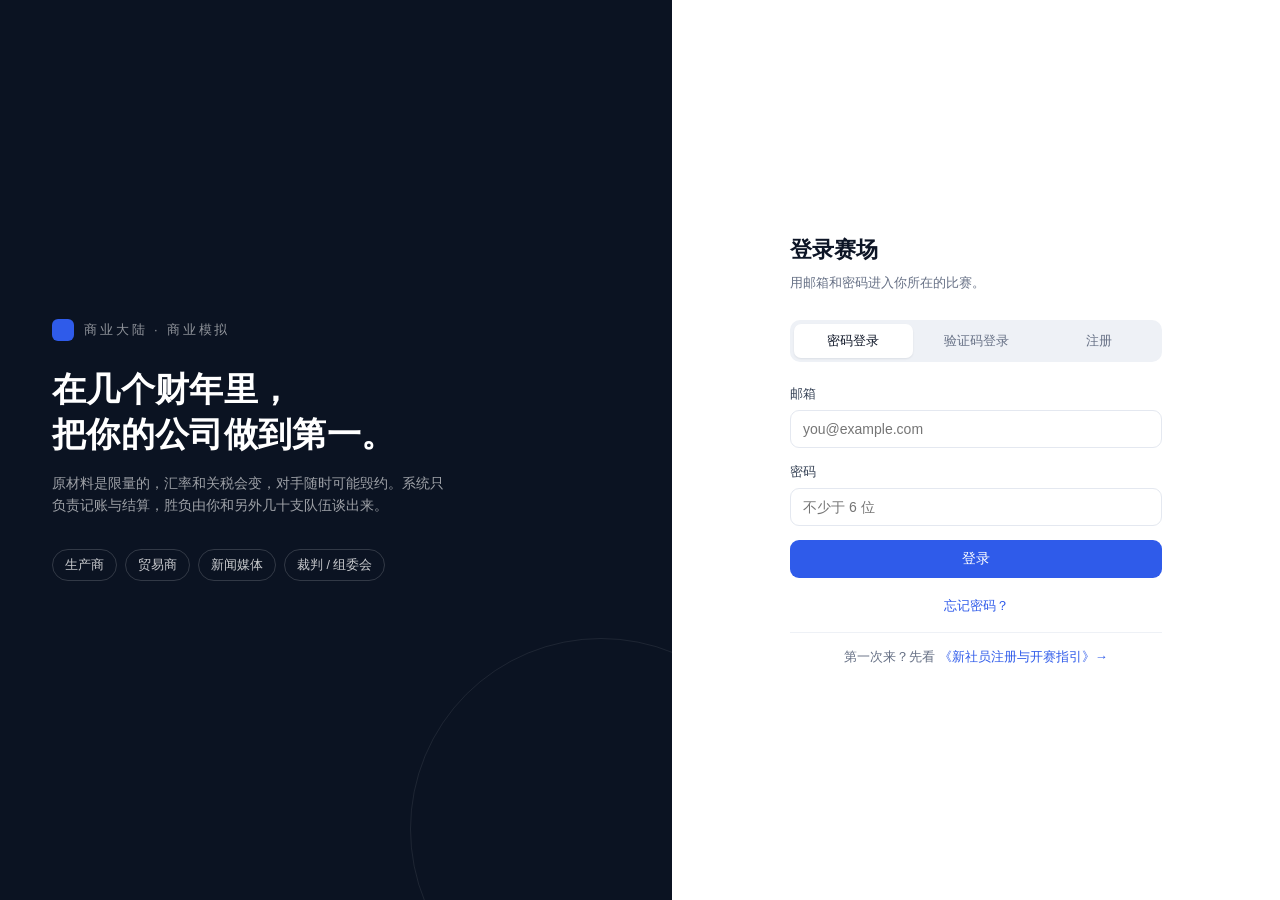
<file: index.html>
<!DOCTYPE html>
<html lang="zh-CN">
<head>
<meta charset="utf-8">
<meta name="viewport" content="width=device-width, initial-scale=1">
<meta name="theme-color" id="themeColor" content="#f4f6fa">
<title>商赛模拟系统 · 商业大陆</title>
<link rel="stylesheet" href="styles.css?v=26">
<script>
// 尽早定主题，避免暗色模式下先闪一下白屏
(function () {
  try {
    var t = localStorage.getItem('bizsim.theme');
    if (t !== 'dark' && t !== 'light') {
      t = (window.matchMedia && window.matchMedia('(prefers-color-scheme: dark)').matches) ? 'dark' : 'light';
    }
    document.documentElement.setAttribute('data-theme', t);
    var m = document.querySelector('meta[name="theme-color"]');
  } catch (e) {}
})();
</script>
</head>
<body>

<div id="boot" class="boot">正在连接比赛服务器…</div>

<!-- ================= 认证 ================= -->
<div id="authView" class="auth-wrap hidden">
  <div class="auth-hero">
    <div class="mark"><i></i>商业大陆 · 商业模拟</div>
    <h1>在几个财年里，<br>把你的公司做到第一。</h1>
    <p>原材料是限量的，汇率和关税会变，对手随时可能毁约。系统只负责记账与结算，胜负由你和另外几十支队伍谈出来。</p>
    <div class="auth-roles">
      <span>生产商</span><span>贸易商</span><span>新闻媒体</span><span>裁判 / 组委会</span>
    </div>
  </div>
  <div class="auth-panel">
    <div class="auth-box">
      <h2 id="authTitle">登录赛场</h2>
      <p class="sub" id="authSub">用邮箱进入你所在的比赛。</p>

      <div class="tabs" id="authTabs">
        <button type="button" data-mode="password" class="on">密码登录</button>
        <button type="button" data-mode="otp">验证码登录</button>
        <button type="button" data-mode="signup">注册</button>
      </div>

      <form id="formPassword">
        <div class="field">
          <label for="pwEmail">邮箱</label>
          <input type="email" id="pwEmail" autocomplete="email" placeholder="you@example.com" required>
        </div>
        <div class="field">
          <label for="pwPassword">密码</label>
          <input type="password" id="pwPassword" autocomplete="current-password" placeholder="不少于 6 位" required>
        </div>
        <button class="btn primary block" type="submit" id="pwSubmit">登录</button>
        <div class="linkline"><a id="toForgot">忘记密码？</a></div>
      </form>

      <form id="formOtp" class="hidden">
        <div class="field">
          <label for="otpEmail">邮箱</label>
          <input type="email" id="otpEmail" autocomplete="email" placeholder="you@example.com" required>
        </div>
        <div class="field">
          <label for="otpCode">邮箱验证码</label>
          <div class="row-inline">
            <input id="otpCode" inputmode="numeric" autocomplete="one-time-code" placeholder="6 位数字" required>
            <button class="btn ghost" type="button" id="otpSend">获取验证码</button>
          </div>
        </div>
        <div class="field hidden" id="otpPwWrap">
          <label for="otpPassword">设置密码（新账号需要）</label>
          <input type="password" id="otpPassword" autocomplete="new-password" placeholder="不少于 6 位">
        </div>
        <button class="btn primary block" type="submit" id="otpSubmit">登录</button>
      </form>

      <form id="formSignup" class="hidden">
        <div class="field">
          <label for="suEmail">邮箱</label>
          <input type="email" id="suEmail" autocomplete="email" placeholder="you@example.com" required>
        </div>
        <div class="field">
          <label for="suCode">邮箱验证码</label>
          <div class="row-inline">
            <input id="suCode" inputmode="numeric" autocomplete="one-time-code" placeholder="6 位数字" required>
            <button class="btn ghost" type="button" id="suSend">获取验证码</button>
          </div>
        </div>
        <div class="field">
          <label for="suPassword">设置密码</label>
          <input type="password" id="suPassword" autocomplete="new-password" placeholder="不少于 6 位，用于下次登录" required>
        </div>
        <button class="btn primary block" type="submit" id="suSubmit">注册并进入</button>
      </form>

      <form id="formForgot" class="hidden">
        <div class="field">
          <label for="fgEmail">注册邮箱</label>
          <input type="email" id="fgEmail" autocomplete="email" placeholder="you@example.com" required>
        </div>
        <div class="field">
          <label for="fgCode">邮箱验证码</label>
          <input id="fgCode" inputmode="numeric" placeholder="6 位数字" required>
        </div>
        <div class="field">
          <label for="fgPassword">新密码</label>
          <input type="password" id="fgPassword" autocomplete="new-password" placeholder="不少于 6 位" required>
        </div>
        <button class="btn primary block" type="submit" id="fgSubmit">重置密码</button>
        <div class="linkline"><a id="backToLogin">返回登录</a></div>
      </form>

      <div class="auth-msg" id="authMsg"></div>

      <p class="guide-link">第一次来？先看 <a href="guide.html" target="_blank" rel="noopener">《新社员注册与开赛指引》→</a></p>
    </div>
  </div>
</div>

<!-- ================= 建档 ================= -->
<div id="setupView" class="hidden" style="max-width:760px;margin:0 auto;padding:56px 20px;">
  <div class="card">
    <h3>组建你的队伍</h3>
    <p class="hint">角色一经选定即代表你在本场比赛中的身份，请与裁判确认后再提交。提交后仍可修改，但会重置为初始资金。</p>
    <div class="field">
      <label for="setCompany">队伍 / 公司名称</label>
      <input id="setCompany" maxlength="24" placeholder="例如：北岭机械制造">
    </div>
    <div class="field">
      <label>选择角色</label>
      <div class="grid c2" id="roleCards"></div>
    </div>
    <div class="field hidden" id="judgeCodeWrap">
      <label for="setJudgeCode">管理口令</label>
      <input id="setJudgeCode" autocomplete="off" maxlength="40" placeholder="「政府 / 裁判」由组委会任命，请向裁判索取口令">
      <p class="hint" style="margin:6px 0 0;">这两个角色能审批研发、定价、调汇率、调控全场资金，因此不开放自助注册。</p>
    </div>
    <button class="btn primary" id="setSubmit" style="margin-top:8px;">确认并进入赛场</button>
    <p class="hint" style="margin-top:12px;">不确定选哪个角色？先看 <a href="guide.html" target="_blank" rel="noopener">《新社员注册与开赛指引》</a>。</p>
  </div>
</div>

<!-- ================= 主应用 ================= -->
<div id="appView" class="hidden">
  <div class="topbar">
    <div class="brand"><i></i>商业大陆<small>BIZ SIM</small></div>
    <div class="status-chips" id="statusChips"></div>
    <div class="who">
      <span class="tag" id="whoTag">—</span>
      <span id="whoName">—</span>
      <button class="icon-btn" id="btnTheme" title="切换到暗色模式" aria-label="切换到暗色模式">
        <svg class="ic-sun" viewBox="0 0 20 20" width="17" height="17" aria-hidden="true">
          <circle cx="10" cy="10" r="3.6" fill="none" stroke="currentColor" stroke-width="1.5"/>
          <path d="M10 1.6v2.2M10 16.2v2.2M1.6 10h2.2M16.2 10h2.2M4.1 4.1l1.6 1.6M14.3 14.3l1.6 1.6M15.9 4.1l-1.6 1.6M5.7 14.3l-1.6 1.6"
                fill="none" stroke="currentColor" stroke-width="1.5" stroke-linecap="round"/>
        </svg>
        <svg class="ic-moon" viewBox="0 0 20 20" width="17" height="17" aria-hidden="true">
          <path d="M16.4 12.3A6.9 6.9 0 0 1 7.7 3.6a7 7 0 1 0 8.7 8.7Z"
                fill="none" stroke="currentColor" stroke-width="1.5" stroke-linejoin="round"/>
        </svg>
      </button>
      <button class="icon-btn" id="btnUiPrefs" title="显示设置：指数条 / 新闻条的高度与滚动" aria-label="显示设置">
        <svg viewBox="0 0 24 24" width="17" height="17" aria-hidden="true">
          <path d="M19.14 12.94c.04-.3.06-.61.06-.94 0-.32-.02-.64-.07-.94l2.03-1.58a.49.49 0 0 0 .12-.61l-1.92-3.32a.49.49 0 0 0-.59-.22l-2.39.96a7.03 7.03 0 0 0-1.62-.94l-.36-2.54a.484.484 0 0 0-.48-.41h-3.84c-.24 0-.43.17-.47.41l-.36 2.54c-.59.24-1.13.57-1.62.94l-2.39-.96a.49.49 0 0 0-.59.22L2.74 8.87c-.12.21-.08.47.12.61l2.03 1.58c-.05.3-.09.63-.09.94s.02.64.07.94l-2.03 1.58a.49.49 0 0 0-.12.61l1.92 3.32c.12.22.37.29.59.22l2.39-.96c.5.38 1.03.7 1.62.94l.36 2.54c.05.24.24.41.48.41h3.84c.24 0 .44-.17.47-.41l.36-2.54c.59-.24 1.13-.56 1.62-.94l2.39.96c.22.08.47 0 .59-.22l1.92-3.32a.49.49 0 0 0-.12-.61l-2.01-1.58ZM12 15.6A3.6 3.6 0 1 1 12 8.4a3.6 3.6 0 0 1 0 7.2Z"
                fill="currentColor"/>
        </svg>
      </button>
      <button class="icon-btn" id="btnMail" title="站内邮箱" aria-label="站内邮箱">
        <svg viewBox="0 0 20 20" width="17" height="17" aria-hidden="true">
          <rect x="1.9" y="4.4" width="16.2" height="11.4" rx="1.4"
                fill="none" stroke="currentColor" stroke-width="1.4"/>
          <path d="M2.4 5.3 10 10.9l7.6-5.6"
                fill="none" stroke="currentColor" stroke-width="1.4"
                stroke-linecap="round" stroke-linejoin="round"/>
        </svg>
        <span class="badge hidden" id="mailBadge">0</span>
      </button>
      <button id="btnRefresh">刷新</button>
      <button id="btnSignOut">退出</button>
    </div>
  </div>
  <div class="idxbar" id="idxBar" aria-label="大盘指数">
    <div class="idx-view" id="idxView"><div class="idx-track" id="idxTrack"></div></div>
  </div>
  <div class="newsbar" id="newsBar" aria-label="最新消息">
    <div class="nb-tag"><i></i>商业新闻社<small>NEWS</small></div>
    <div class="nb-view" id="nbView"><div class="nb-track" id="nbTrack"></div></div>
    <div class="nb-more"><button data-act="goto" data-view="posts" title="打开公告板">全部公告 →</button></div>
  </div>
  <div id="previewBar" class="preview-bar hidden"></div>
  <!-- 显示设置面板（右上角小齿轮开关） -->
  <div class="uiprefs hidden" id="uiPrefs" role="dialog" aria-label="显示设置">
    <div class="up-hd">显示设置</div>
    <div class="up-row">
      <label for="upIdxH">指数条高度 <b id="upIdxHv">56px</b></label>
      <input type="range" id="upIdxH" min="44" max="100" step="2" value="56">
    </div>
    <div class="up-row">
      <label for="upNbH">新闻条高度 <b id="upNbHv">36px</b></label>
      <input type="range" id="upNbH" min="28" max="80" step="2" value="36">
    </div>
    <div class="up-row up-toggle">
      <label for="upIdxScroll">指数条滚动</label>
      <button type="button" class="up-sw on" id="upIdxScroll" role="switch" aria-checked="true" title="开关指数条滚动"><i></i></button>
    </div>
    <div class="up-row up-toggle">
      <label for="upNbScroll">新闻条滚动</label>
      <button type="button" class="up-sw on" id="upNbScroll" role="switch" aria-checked="true" title="开关新闻条滚动"><i></i></button>
    </div>
    <p class="up-tip">关闭滚动后可以按住左右拖动查看；设置会记在这台浏览器里。</p>
  </div>
  <div class="layout" id="layout">
    <div class="navwrap">
      <aside class="sidenav" id="nav"></aside>
      <div class="nav-grip" id="navGrip" role="button" tabindex="0"
           aria-label="收起或展开功能菜单" aria-expanded="true"
           title="单击收起 / 展开功能菜单 · 左右拖动可调整宽度"></div>
    </div>
    <main id="view"></main>
  </div>
</div>

<!-- ================= 交易大厅大屏（全屏投屏用） ================= -->
<div id="hallWrap" class="hall hidden" role="dialog" aria-modal="true" aria-label="交易大厅大屏"></div>

<div class="toast" id="toast"></div>

<!-- 云端 SDK 本地自托管（v0.1.4），不再依赖 jsdelivr CDN（大陆网络下 CDN 经常无法访问导致卡在连接页） -->
<script src="vendor/cloud-sdk.js?v=27"></script>
<script src="config.js"></script>
<script src="rulebook.js?v=30"></script>
<script src="app.js?v=34"></script>
<script src="egg.js?v=34"></script>
</body>
</html>
</file>
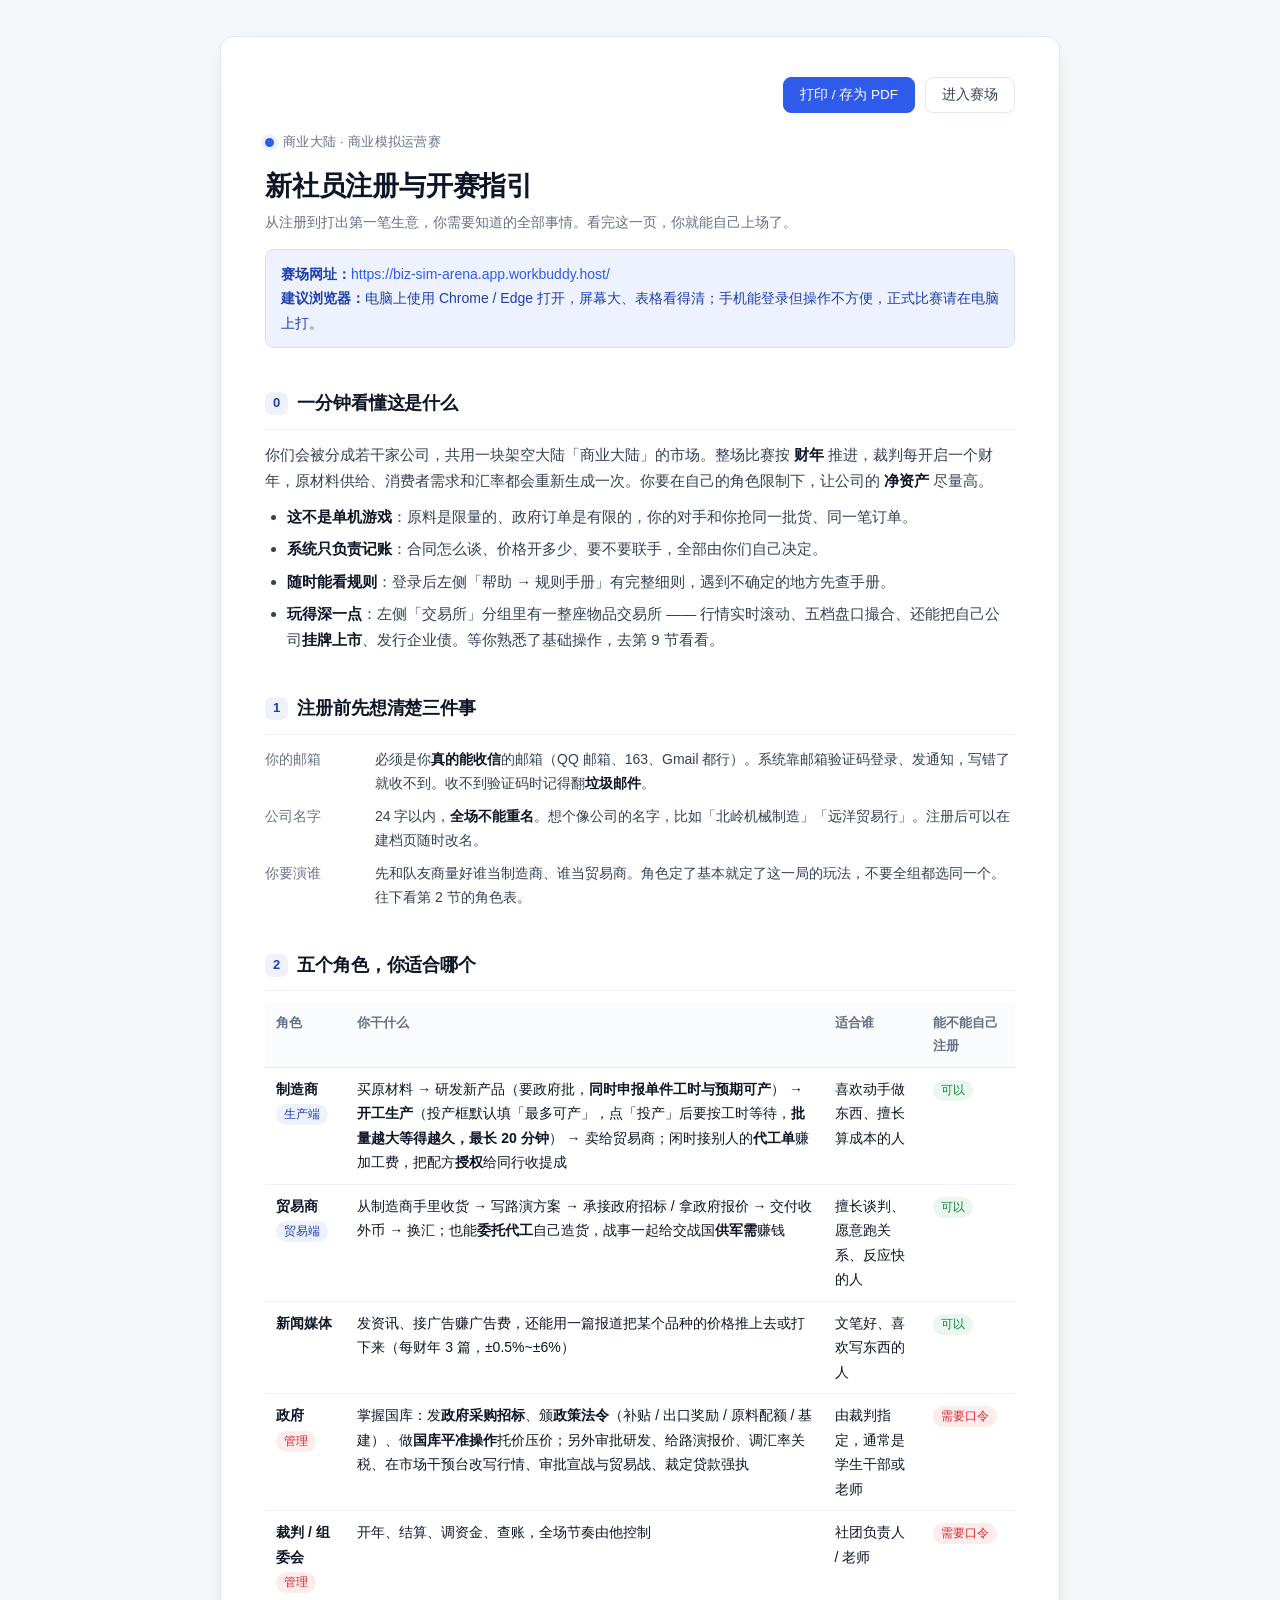
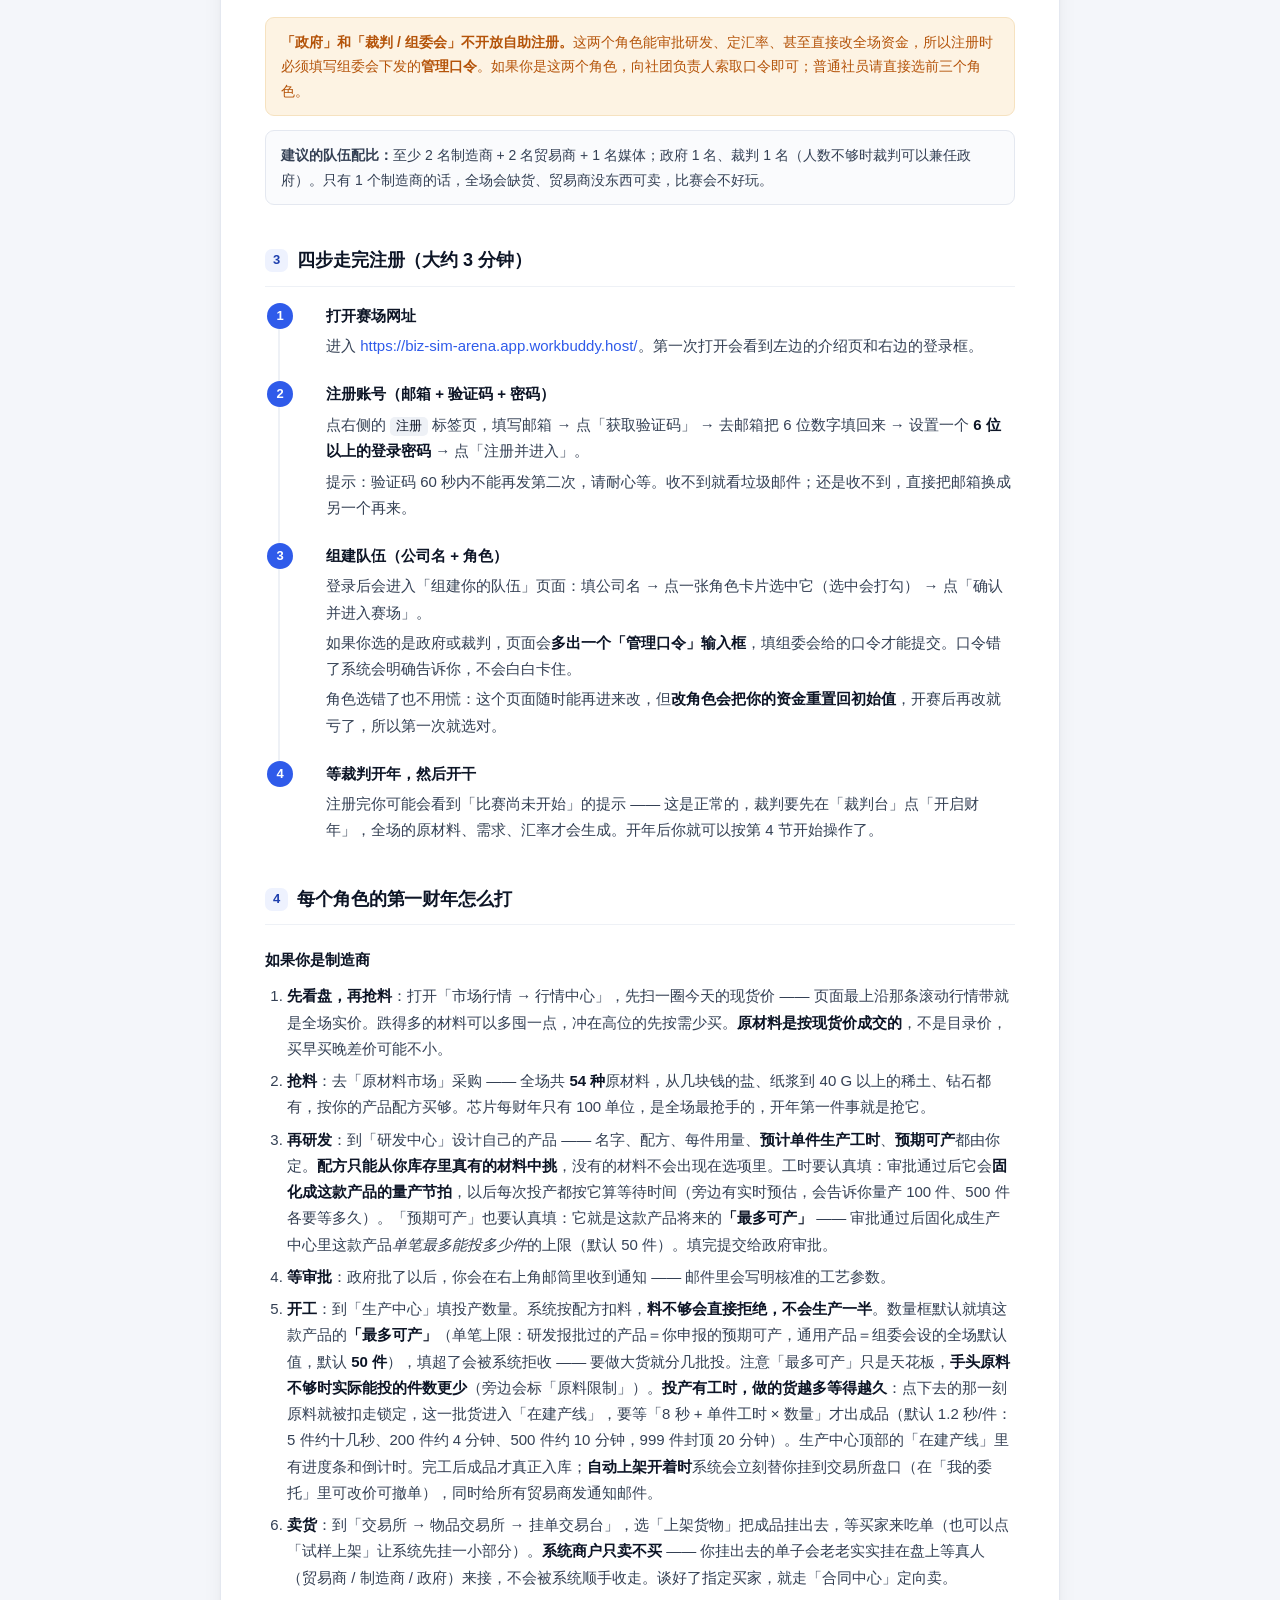
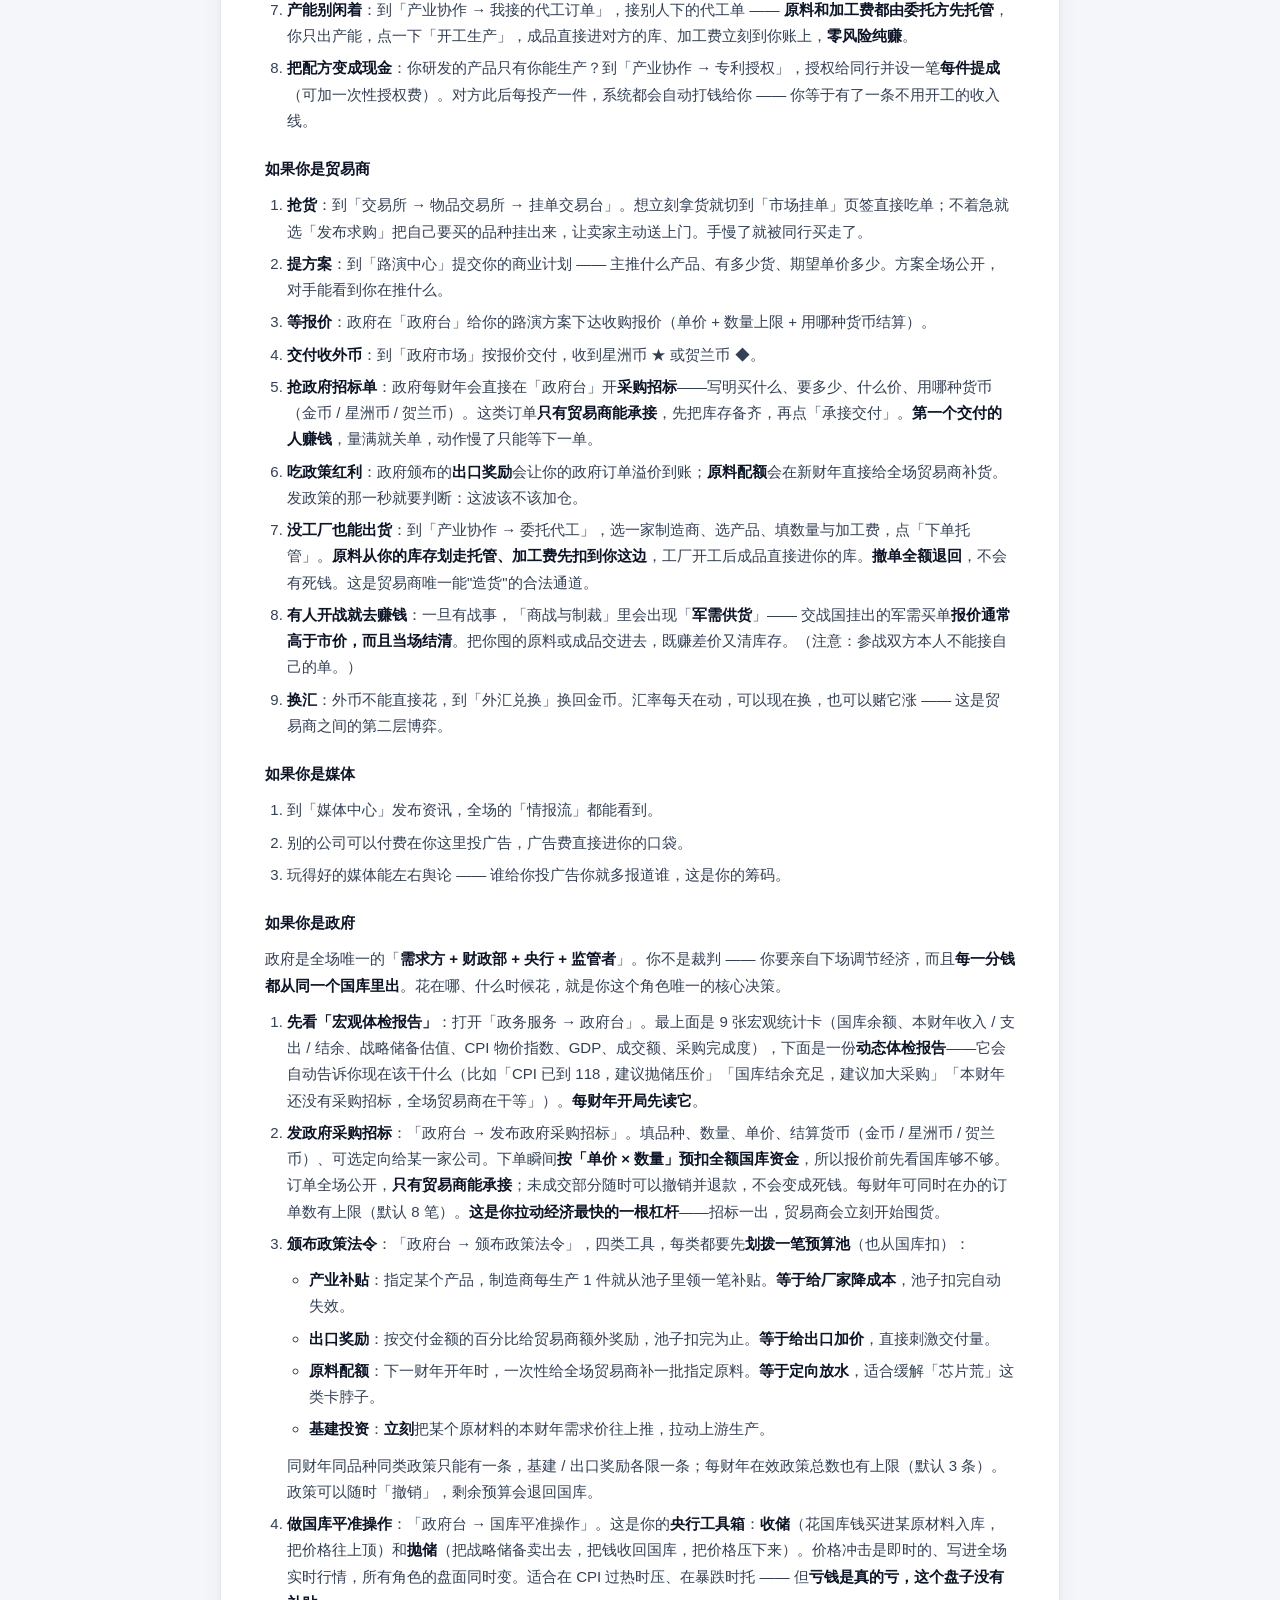
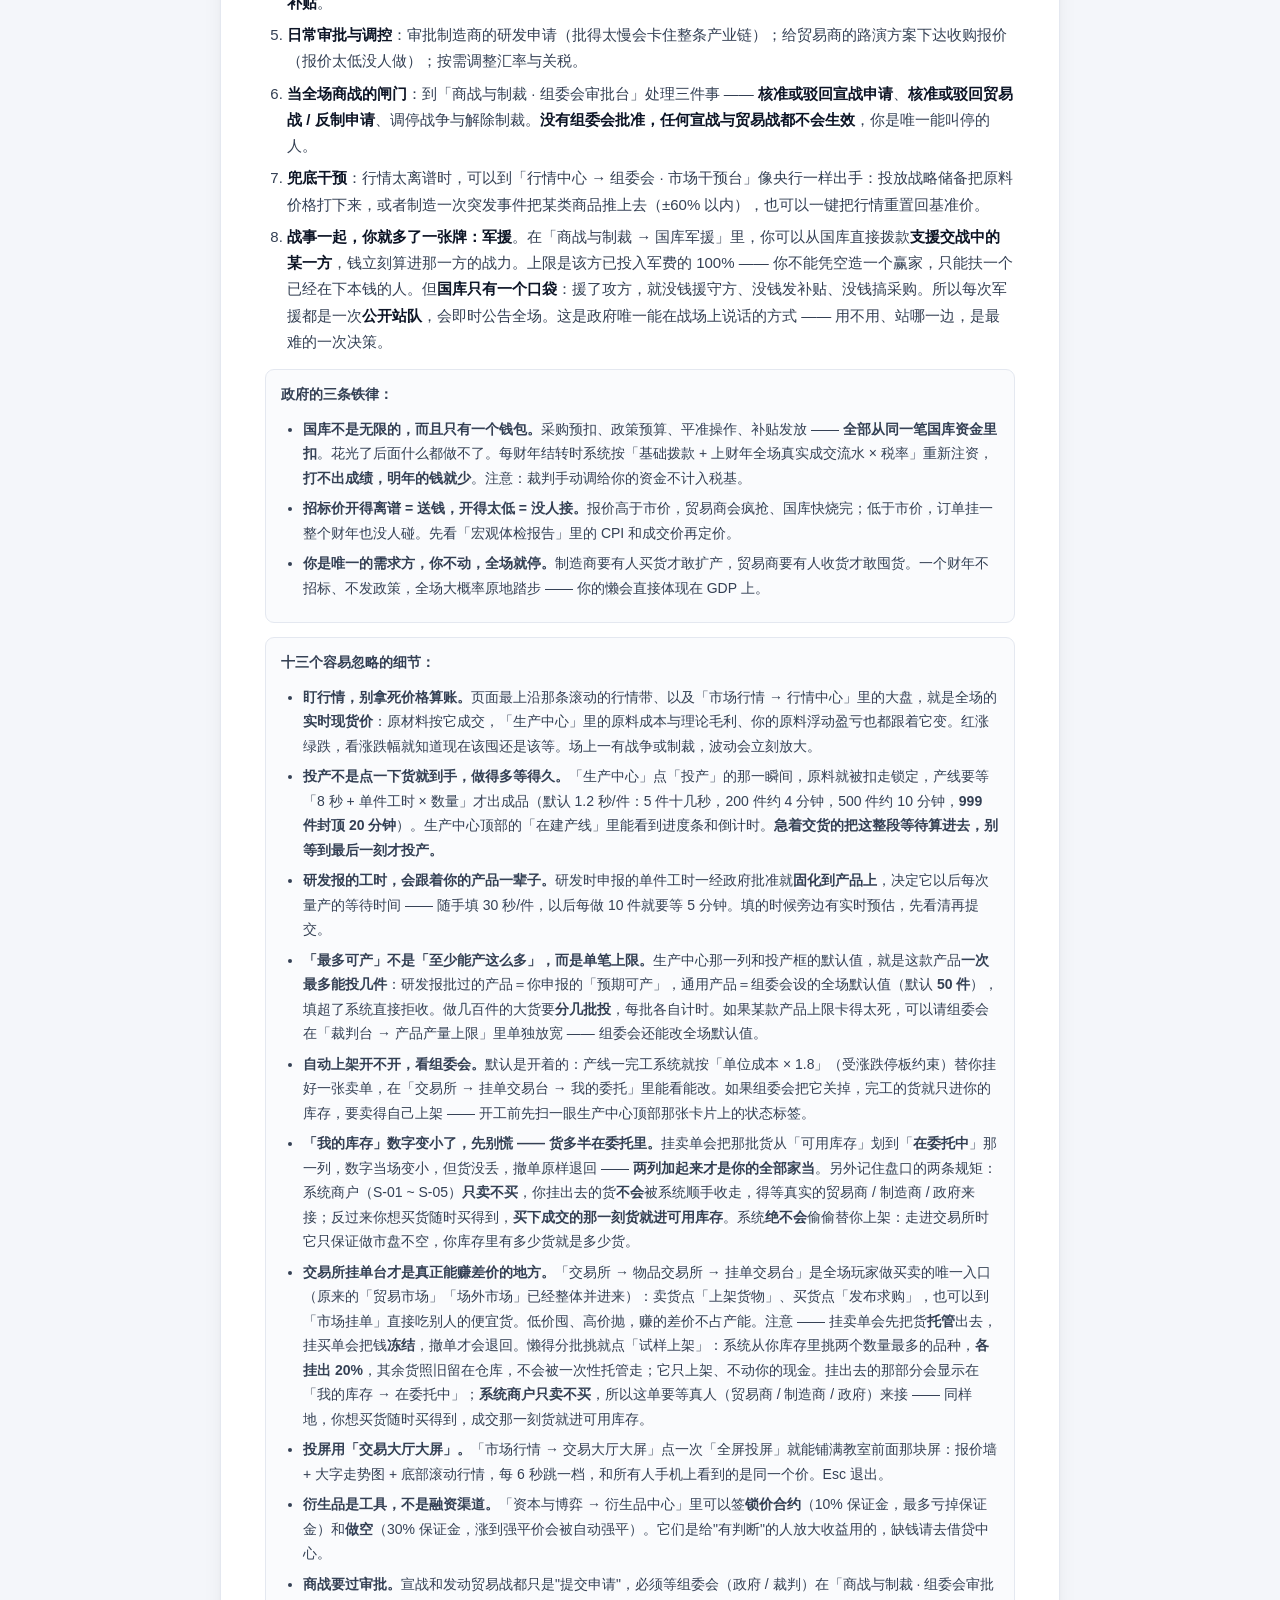
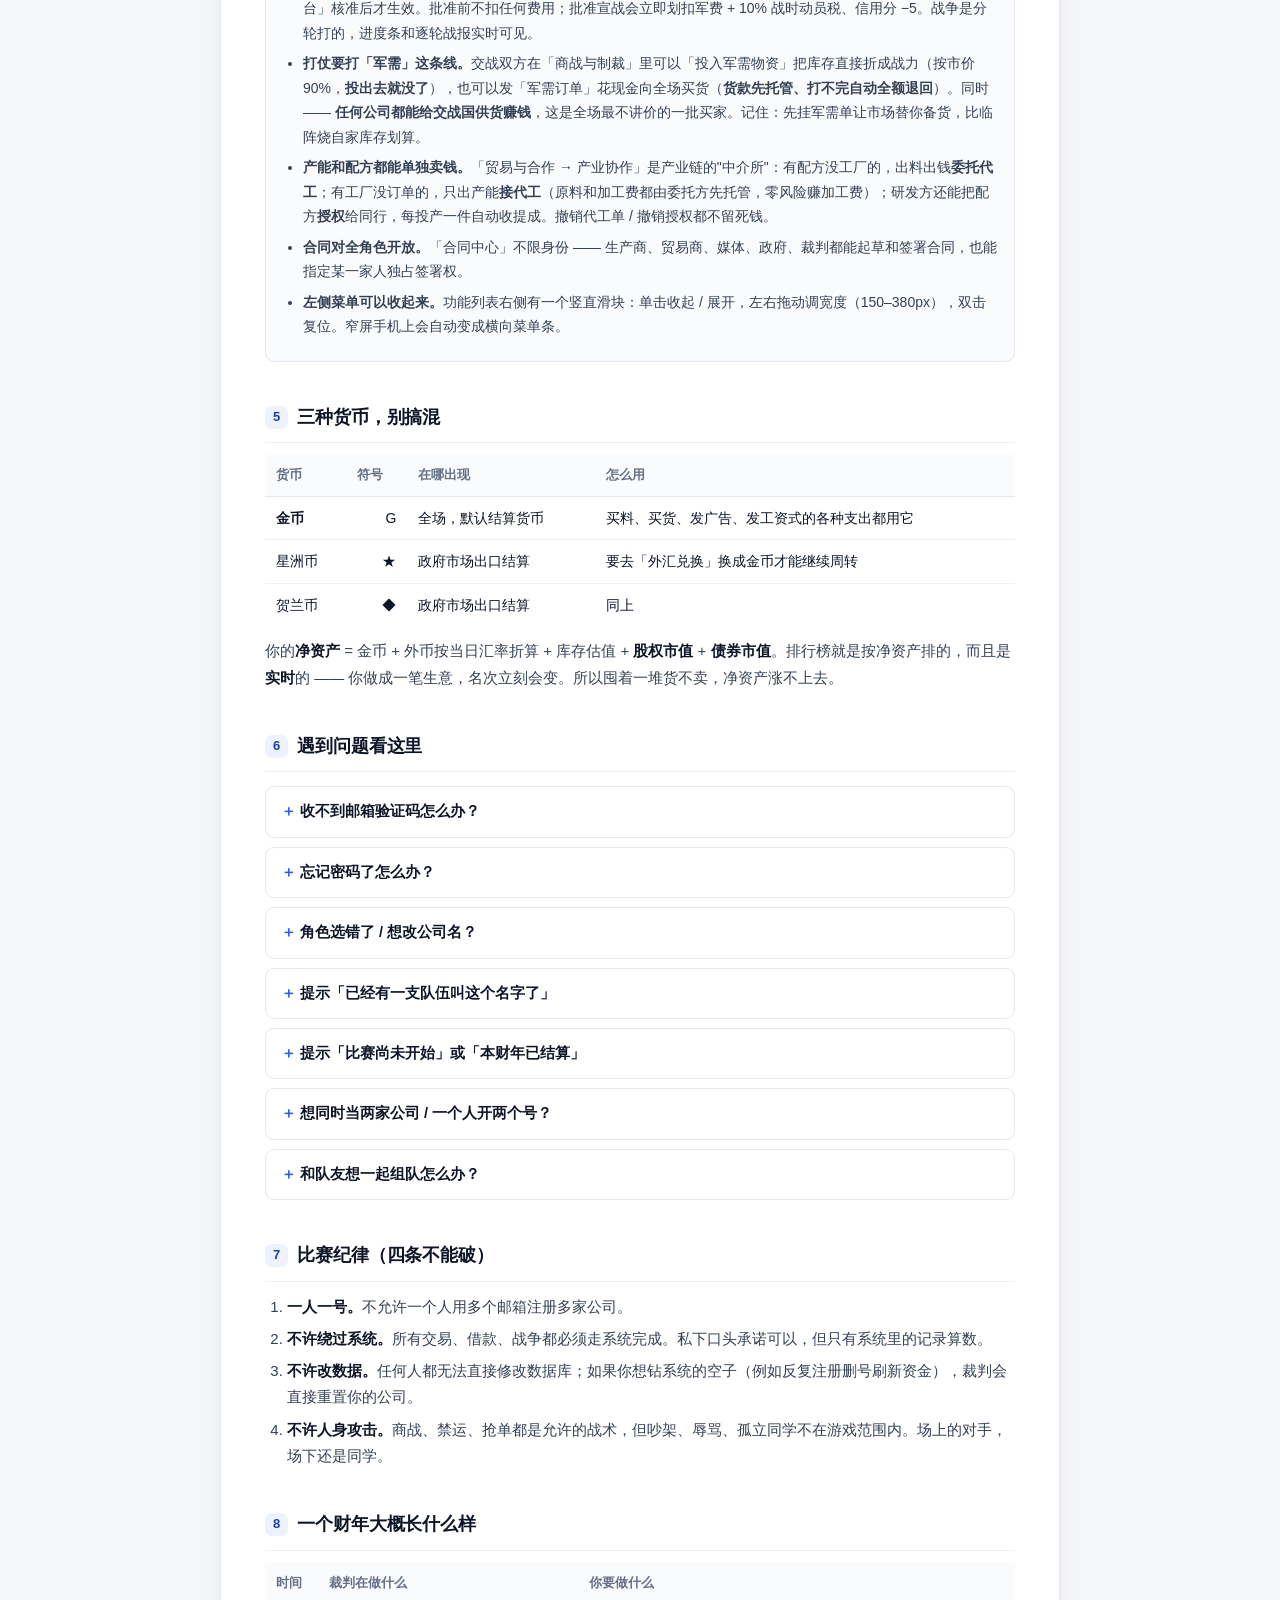
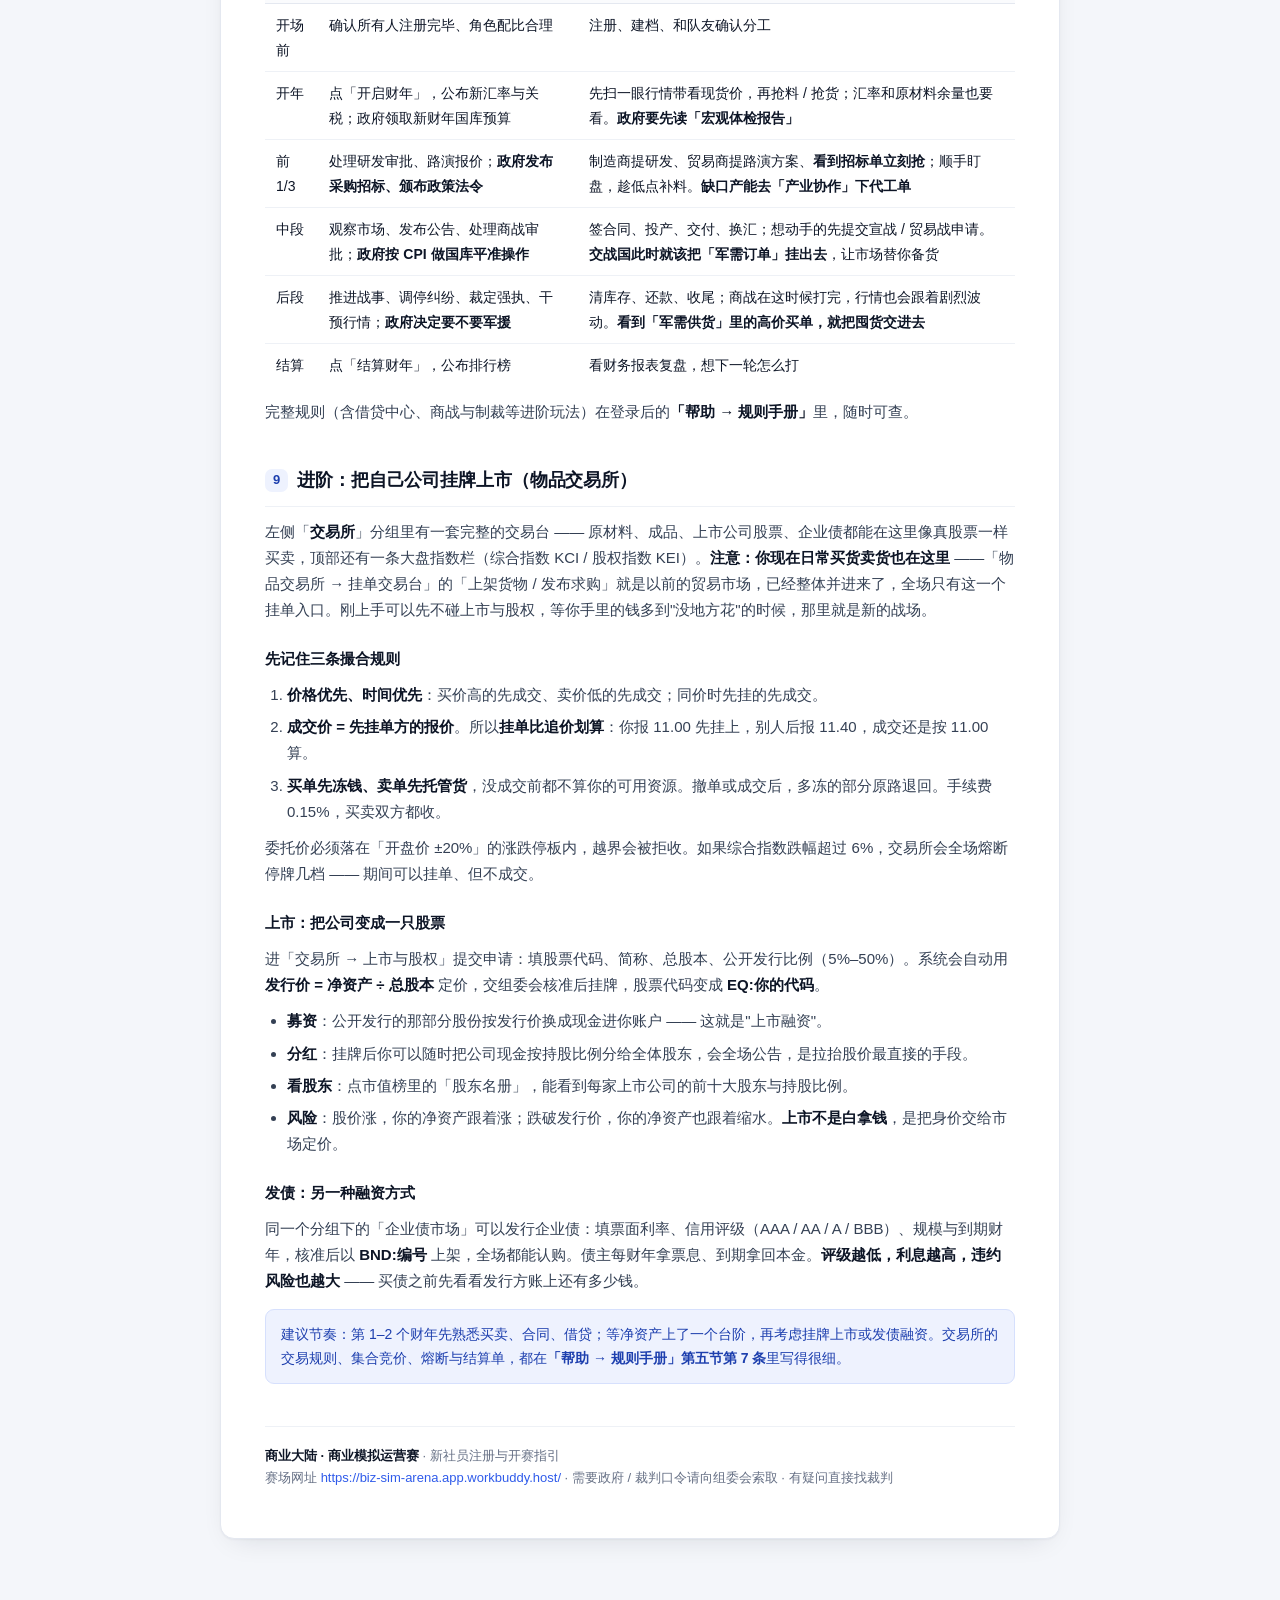
<file: guide.html>
<!DOCTYPE html>
<html lang="zh-CN">
<head>
<meta charset="utf-8">
<meta name="viewport" content="width=device-width, initial-scale=1">
<title>新社员注册与开赛指引 · 商业大陆商业模拟</title>
<style>
  :root {
    --ink: #0d1526; --ink-2: #344054; --muted: #667085;
    --line: #e4e8f0; --line-2: #eef1f6;
    --primary: #2f5bea; --primary-ink: #1d3fae; --primary-soft: #eef2fe;
    --amber: #b45309; --amber-soft: #fdf3e3;
    --danger: #dc2626; --danger-soft: #fdecec;
    --ok: #15803d; --ok-soft: #eaf7ef;
  }
  * { box-sizing: border-box; }
  body {
    margin: 0;
    padding: 36px 18px 72px;
    background: #f4f6fa;
    color: var(--ink);
    font: 15px/1.75 -apple-system, BlinkMacSystemFont, "PingFang SC", "Hiragino Sans GB", "Microsoft YaHei", "Helvetica Neue", Arial, sans-serif;
    -webkit-font-smoothing: antialiased;
  }
  .sheet {
    max-width: 840px; margin: 0 auto; background: #fff;
    border: 1px solid var(--line); border-radius: 14px;
    padding: 40px 44px 48px;
    box-shadow: 0 1px 2px rgba(16,24,40,.04), 0 10px 28px -14px rgba(16,24,40,.16);
  }
  .brand { display: flex; align-items: center; gap: 9px; font-size: 13px; color: var(--muted); letter-spacing: .3px; }
  .brand i { width: 9px; height: 9px; border-radius: 50%; background: var(--primary); box-shadow: 0 0 0 4px var(--primary-soft); }
  h1 { font-size: 27px; line-height: 1.35; margin: 14px 0 6px; letter-spacing: -.2px; }
  .sub { color: var(--muted); font-size: 14px; margin: 0 0 4px; }
  h2 {
    font-size: 18px; margin: 40px 0 12px; padding-bottom: 9px;
    border-bottom: 1px solid var(--line-2); letter-spacing: -.1px;
  }
  h2 .n {
    display: inline-flex; align-items: center; justify-content: center;
    width: 23px; height: 23px; margin-right: 9px; border-radius: 7px;
    background: var(--primary-soft); color: var(--primary-ink);
    font-size: 13px; font-weight: 600; vertical-align: 2px;
  }
  h3 { font-size: 15px; margin: 22px 0 8px; }
  p { margin: 10px 0; color: var(--ink-2); }
  ul, ol { margin: 10px 0; padding-left: 22px; color: var(--ink-2); }
  li { margin: 6px 0; }
  b { color: var(--ink); }
  code {
    padding: 2px 6px; border-radius: 5px; background: var(--line-2);
    font-family: ui-monospace, SFMono-Regular, Menlo, monospace; font-size: 13px; color: var(--ink);
  }
  a { color: var(--primary); text-decoration: none; }
  a:hover { text-decoration: underline; }
  table { width: 100%; border-collapse: collapse; margin: 12px 0; font-size: 14px; }
  th, td { padding: 9px 11px; border-bottom: 1px solid var(--line-2); text-align: left; vertical-align: top; }
  thead th { background: #fafbfd; color: var(--muted); font-weight: 600; font-size: 13px; border-bottom: 1px solid var(--line); }
  tbody tr:last-child td { border-bottom: none; }
  .num { text-align: right; font-variant-numeric: tabular-nums; }
  .tag {
    display: inline-block; padding: 1px 8px; border-radius: 999px;
    font-size: 12px; line-height: 19px; font-weight: 500; white-space: nowrap;
  }
  .tag.blue { background: var(--primary-soft); color: var(--primary-ink); }
  .tag.amber { background: var(--amber-soft); color: var(--amber); }
  .tag.ok { background: var(--ok-soft); color: var(--ok); }
  .tag.danger { background: var(--danger-soft); color: var(--danger); }
  .box {
    margin: 14px 0; padding: 12px 15px; border-radius: 9px; font-size: 14px;
    border: 1px solid var(--line); background: #fafbfd; color: var(--ink-2);
  }
  .box.info { background: var(--primary-soft); border-color: #d6e0fd; color: var(--primary-ink); }
  .box.warn { background: var(--amber-soft); border-color: #f6e2c0; color: var(--amber); }
  .box.bad { background: var(--danger-soft); border-color: #f7cfcf; color: var(--danger); }
  .box.ok { background: var(--ok-soft); border-color: #cfe9d9; color: var(--ok); }
  .box b { color: inherit; }
  .steps { counter-reset: st; list-style: none; padding: 0; margin: 16px 0; }
  .steps > li {
    counter-increment: st; position: relative;
    padding: 0 0 18px 46px; margin: 0; border-left: 2px solid var(--line-2);
    margin-left: 13px;
  }
  .steps > li:last-child { border-left-color: transparent; padding-bottom: 0; }
  .steps > li::before {
    content: counter(st); position: absolute; left: -13px; top: 0;
    width: 26px; height: 26px; border-radius: 50%;
    background: var(--primary); color: #fff;
    font-size: 13px; font-weight: 600;
    display: flex; align-items: center; justify-content: center;
  }
  .steps > li > b { display: block; margin-bottom: 4px; font-size: 15px; }
  .steps p { margin: 4px 0; }
  .kv { display: grid; grid-template-columns: 96px 1fr; gap: 8px 14px; margin: 12px 0; font-size: 14px; }
  .kv dt { color: var(--muted); }
  .kv dd { margin: 0; color: var(--ink-2); }
  .faq { margin: 14px 0; }
  .faq details {
    border: 1px solid var(--line); border-radius: 9px; padding: 0 15px;
    margin-bottom: 9px; background: #fff;
  }
  .faq summary {
    cursor: pointer; padding: 12px 0; font-weight: 600; font-size: 14.5px;
    color: var(--ink); list-style: none;
  }
  .faq summary::-webkit-details-marker { display: none; }
  .faq summary::before { content: "＋ "; color: var(--primary); font-weight: 700; }
  .faq details[open] summary::before { content: "－ "; }
  .faq details > div { padding: 0 0 14px; font-size: 14px; color: var(--ink-2); }
  .faq details > div p:first-child { margin-top: 0; }
  .actions { display: flex; gap: 10px; justify-content: flex-end; margin-bottom: 18px; }
  .actions button {
    padding: 8px 16px; border-radius: 8px; border: 1px solid var(--line);
    background: #fff; color: var(--ink-2); font-size: 13.5px; cursor: pointer;
    font-family: inherit;
  }
  .actions button.primary { background: var(--primary); border-color: var(--primary); color: #fff; }
  footer {
    margin-top: 42px; padding-top: 18px; border-top: 1px solid var(--line-2);
    font-size: 13px; color: var(--muted);
  }
  footer b { font-weight: 600; }

  @media print {
    body { background: #fff; padding: 0; font-size: 12.5px; }
    .sheet { max-width: none; border: none; box-shadow: none; border-radius: 0; padding: 0; }
    .actions { display: none; }
    h2 { page-break-after: avoid; }
    table, .box, .faq details { page-break-inside: avoid; }
    .faq details { border-color: #ddd; }
    .faq details > div { display: block !important; }
    a { color: var(--ink); }
  }
  @media (max-width: 700px) {
    .sheet { padding: 26px 20px 34px; }
    h1 { font-size: 22px; }
    .kv { grid-template-columns: 1fr; gap: 2px 0; }
    .kv dd { margin-bottom: 8px; }
  }
</style>
</head>
<body>
<div class="sheet">

  <div class="actions">
    <button class="primary" onclick="window.print()">打印 / 存为 PDF</button>
    <button onclick="window.open('https://biz-sim-arena.app.workbuddy.host/','_blank')">进入赛场</button>
  </div>

  <div class="brand"><i></i>商业大陆 · 商业模拟运营赛</div>
  <h1>新社员注册与开赛指引</h1>
  <p class="sub">从注册到打出第一笔生意，你需要知道的全部事情。看完这一页，你就能自己上场了。</p>

  <div class="box info">
    <b>赛场网址：</b><a href="https://biz-sim-arena.app.workbuddy.host/" target="_blank" rel="noopener">https://biz-sim-arena.app.workbuddy.host/</a><br>
    <b>建议浏览器：</b>电脑上使用 Chrome / Edge 打开，屏幕大、表格看得清；手机能登录但操作不方便，正式比赛请在电脑上打。
  </div>

  <h2><span class="n">0</span>一分钟看懂这是什么</h2>
  <p>你们会被分成若干家公司，共用一块架空大陆「商业大陆」的市场。整场比赛按 <b>财年</b> 推进，裁判每开启一个财年，原材料供给、消费者需求和汇率都会重新生成一次。你要在自己的角色限制下，让公司的 <b>净资产</b> 尽量高。</p>
  <ul>
    <li><b>这不是单机游戏</b>：原料是限量的、政府订单是有限的，你的对手和你抢同一批货、同一笔订单。</li>
    <li><b>系统只负责记账</b>：合同怎么谈、价格开多少、要不要联手，全部由你们自己决定。</li>
    <li><b>随时能看规则</b>：登录后左侧「帮助 → 规则手册」有完整细则，遇到不确定的地方先查手册。</li>
    <li><b>玩得深一点</b>：左侧「交易所」分组里有一整座物品交易所 —— 行情实时滚动、五档盘口撮合、还能把自己公司<b>挂牌上市</b>、发行企业债。等你熟悉了基础操作，去第 9 节看看。</li>
  </ul>

  <h2><span class="n">1</span>注册前先想清楚三件事</h2>
  <div class="kv">
    <dt>你的邮箱</dt>
    <dd>必须是你<b>真的能收信</b>的邮箱（QQ 邮箱、163、Gmail 都行）。系统靠邮箱验证码登录、发通知，写错了就收不到。收不到验证码时记得翻<b>垃圾邮件</b>。</dd>
    <dt>公司名字</dt>
    <dd>24 字以内，<b>全场不能重名</b>。想个像公司的名字，比如「北岭机械制造」「远洋贸易行」。注册后可以在建档页随时改名。</dd>
    <dt>你要演谁</dt>
    <dd>先和队友商量好谁当制造商、谁当贸易商。角色定了基本就定了这一局的玩法，不要全组都选同一个。往下看第 2 节的角色表。</dd>
  </div>

  <h2><span class="n">2</span>五个角色，你适合哪个</h2>
  <table>
    <thead>
      <tr><th>角色</th><th>你干什么</th><th>适合谁</th><th>能不能自己注册</th></tr>
    </thead>
    <tbody>
      <tr>
        <td><b>制造商</b><br><span class="tag blue">生产端</span></td>
        <td>买原材料 → 研发新产品（要政府批，<b>同时申报单件工时与预期可产</b>） → <b>开工生产</b>（投产框默认填「最多可产」，点「投产」后要按工时等待，<b>批量越大等得越久，最长 20 分钟</b>） → 卖给贸易商；闲时接别人的<b>代工单</b>赚加工费，把配方<b>授权</b>给同行收提成</td>
        <td>喜欢动手做东西、擅长算成本的人</td>
        <td><span class="tag ok">可以</span></td>
      </tr>
      <tr>
        <td><b>贸易商</b><br><span class="tag blue">贸易端</span></td>
        <td>从制造商手里收货 → 写路演方案 → 承接政府招标 / 拿政府报价 → 交付收外币 → 换汇；也能<b>委托代工</b>自己造货，战事一起给交战国<b>供军需</b>赚钱</td>
        <td>擅长谈判、愿意跑关系、反应快的人</td>
        <td><span class="tag ok">可以</span></td>
      </tr>
      <tr>
        <td><b>新闻媒体</b></td>
        <td>发资讯、接广告赚广告费，还能用一篇报道把某个品种的价格推上去或打下来（每财年 3 篇，±0.5%~±6%）</td>
        <td>文笔好、喜欢写东西的人</td>
        <td><span class="tag ok">可以</span></td>
      </tr>
      <tr>
        <td><b>政府</b><br><span class="tag danger">管理</span></td>
        <td>掌握国库：发<b>政府采购招标</b>、颁<b>政策法令</b>（补贴 / 出口奖励 / 原料配额 / 基建）、做<b>国库平准操作</b>托价压价；另外审批研发、给路演报价、调汇率关税、在市场干预台改写行情、审批宣战与贸易战、裁定贷款强执</td>
        <td>由裁判指定，通常是学生干部或老师</td>
        <td><span class="tag danger">需要口令</span></td>
      </tr>
      <tr>
        <td><b>裁判 / 组委会</b><br><span class="tag danger">管理</span></td>
        <td>开年、结算、调资金、查账，全场节奏由他控制</td>
        <td>社团负责人 / 老师</td>
        <td><span class="tag danger">需要口令</span></td>
      </tr>
    </tbody>
  </table>
  <div class="box warn">
    <b>「政府」和「裁判 / 组委会」不开放自助注册。</b>这两个角色能审批研发、定汇率、甚至直接改全场资金，所以注册时必须填写组委会下发的<b>管理口令</b>。如果你是这两个角色，向社团负责人索取口令即可；普通社员请直接选前三个角色。
  </div>
  <div class="box">
    <b>建议的队伍配比：</b>至少 2 名制造商 + 2 名贸易商 + 1 名媒体；政府 1 名、裁判 1 名（人数不够时裁判可以兼任政府）。只有 1 个制造商的话，全场会缺货、贸易商没东西可卖，比赛会不好玩。
  </div>

  <h2><span class="n">3</span>四步走完注册（大约 3 分钟）</h2>
  <ol class="steps">
    <li>
      <b>打开赛场网址</b>
      <p>进入 <a href="https://biz-sim-arena.app.workbuddy.host/" target="_blank" rel="noopener">https://biz-sim-arena.app.workbuddy.host/</a>。第一次打开会看到左边的介绍页和右边的登录框。</p>
    </li>
    <li>
      <b>注册账号（邮箱 + 验证码 + 密码）</b>
      <p>点右侧的 <code>注册</code> 标签页，填写邮箱 → 点「获取验证码」 → 去邮箱把 6 位数字填回来 → 设置一个 <b>6 位以上的登录密码</b> → 点「注册并进入」。</p>
      <p>提示：验证码 60 秒内不能再发第二次，请耐心等。收不到就看垃圾邮件；还是收不到，直接把邮箱换成另一个再来。</p>
    </li>
    <li>
      <b>组建队伍（公司名 + 角色）</b>
      <p>登录后会进入「组建你的队伍」页面：填公司名 → 点一张角色卡片选中它（选中会打勾） → 点「确认并进入赛场」。</p>
      <p>如果你选的是政府或裁判，页面会<b>多出一个「管理口令」输入框</b>，填组委会给的口令才能提交。口令错了系统会明确告诉你，不会白白卡住。</p>
      <p>角色选错了也不用慌：这个页面随时能再进来改，但<b>改角色会把你的资金重置回初始值</b>，开赛后再改就亏了，所以第一次就选对。</p>
    </li>
    <li>
      <b>等裁判开年，然后开干</b>
      <p>注册完你可能会看到「比赛尚未开始」的提示 —— 这是正常的，裁判要先在「裁判台」点「开启财年」，全场的原材料、需求、汇率才会生成。开年后你就可以按第 4 节开始操作了。</p>
    </li>
  </ol>

  <h2><span class="n">4</span>每个角色的第一财年怎么打</h2>

  <h3>如果你是制造商</h3>
  <ol>
    <li><b>先看盘，再抢料</b>：打开「市场行情 → 行情中心」，先扫一圈今天的现货价 —— 页面最上沿那条滚动行情带就是全场实价。跌得多的材料可以多囤一点，冲在高位的先按需少买。<b>原材料是按现货价成交的</b>，不是目录价，买早买晚差价可能不小。</li>
    <li><b>抢料</b>：去「原材料市场」采购 —— 全场共 <b>54 种</b>原材料，从几块钱的盐、纸浆到 40 G 以上的稀土、钻石都有，按你的产品配方买够。芯片每财年只有 100 单位，是全场最抢手的，开年第一件事就是抢它。</li>
    <li><b>再研发</b>：到「研发中心」设计自己的产品 —— 名字、配方、每件用量、<b>预计单件生产工时</b>、<b>预期可产</b>都由你定。<b>配方只能从你库存里真有的材料中挑</b>，没有的材料不会出现在选项里。工时要认真填：审批通过后它会<b>固化成这款产品的量产节拍</b>，以后每次投产都按它算等待时间（旁边有实时预估，会告诉你量产 100 件、500 件各要等多久）。「预期可产」也要认真填：它就是这款产品将来的<b>「最多可产」</b> —— 审批通过后固化成生产中心里这款产品<i>单笔最多能投多少件</i>的上限（默认 50 件）。填完提交给政府审批。</li>
    <li><b>等审批</b>：政府批了以后，你会在右上角邮筒里收到通知 —— 邮件里会写明核准的工艺参数。</li>
    <li><b>开工</b>：到「生产中心」填投产数量。系统按配方扣料，<b>料不够会直接拒绝，不会生产一半</b>。数量框默认就填这款产品的<b>「最多可产」</b>（单笔上限：研发报批过的产品＝你申报的预期可产，通用产品＝组委会设的全场默认值，默认 <b>50 件</b>），填超了会被系统拒收 —— 要做大货就分几批投。注意「最多可产」只是天花板，<b>手头原料不够时实际能投的件数更少</b>（旁边会标「原料限制」）。<b>投产有工时，做的货越多等得越久</b>：点下去的那一刻原料就被扣走锁定，这一批货进入「在建产线」，要等「8 秒 + 单件工时 × 数量」才出成品（默认 1.2 秒/件：5 件约十几秒、200 件约 4 分钟、500 件约 10 分钟，999 件封顶 20 分钟）。生产中心顶部的「在建产线」里有进度条和倒计时。完工后成品才真正入库；<b>自动上架开着时</b>系统会立刻替你挂到交易所盘口（在「我的委托」里可改价可撤单），同时给所有贸易商发通知邮件。</li>
    <li><b>卖货</b>：到「交易所 → 物品交易所 → 挂单交易台」，选「上架货物」把成品挂出去，等买家来吃单（也可以点「试样上架」让系统先挂一小部分）。<b>系统商户只卖不买</b> —— 你挂出去的单子会老老实实挂在盘上等真人（贸易商 / 制造商 / 政府）来接，不会被系统顺手收走。谈好了指定买家，就走「合同中心」定向卖。</li>
    <li><b>产能别闲着</b>：到「产业协作 → 我接的代工订单」，接别人下的代工单 —— <b>原料和加工费都由委托方先托管</b>，你只出产能，点一下「开工生产」，成品直接进对方的库、加工费立刻到你账上，<b>零风险纯赚</b>。</li>
    <li><b>把配方变成现金</b>：你研发的产品只有你能生产？到「产业协作 → 专利授权」，授权给同行并设一笔<b>每件提成</b>（可加一次性授权费）。对方此后每投产一件，系统都会自动打钱给你 —— 你等于有了一条不用开工的收入线。</li>
  </ol>

  <h3>如果你是贸易商</h3>
  <ol>
    <li><b>抢货</b>：到「交易所 → 物品交易所 → 挂单交易台」。想立刻拿货就切到「市场挂单」页签直接吃单；不着急就选「发布求购」把自己要买的品种挂出来，让卖家主动送上门。手慢了就被同行买走了。</li>
    <li><b>提方案</b>：到「路演中心」提交你的商业计划 —— 主推什么产品、有多少货、期望单价多少。方案全场公开，对手能看到你在推什么。</li>
    <li><b>等报价</b>：政府在「政府台」给你的路演方案下达收购报价（单价 + 数量上限 + 用哪种货币结算）。</li>
    <li><b>交付收外币</b>：到「政府市场」按报价交付，收到星洲币 ★ 或贺兰币 ◆。</li>
    <li><b>抢政府招标单</b>：政府每财年会直接在「政府台」开<b>采购招标</b>——写明买什么、要多少、什么价、用哪种货币（金币 / 星洲币 / 贺兰币）。这类订单<b>只有贸易商能承接</b>，先把库存备齐，再点「承接交付」。<b>第一个交付的人赚钱</b>，量满就关单，动作慢了只能等下一单。</li>
    <li><b>吃政策红利</b>：政府颁布的<b>出口奖励</b>会让你的政府订单溢价到账；<b>原料配额</b>会在新财年直接给全场贸易商补货。发政策的那一秒就要判断：这波该不该加仓。</li>
    <li><b>没工厂也能出货</b>：到「产业协作 → 委托代工」，选一家制造商、选产品、填数量与加工费，点「下单托管」。<b>原料从你的库存划走托管、加工费先扣到你这边</b>，工厂开工后成品直接进你的库。<b>撤单全额退回</b>，不会有死钱。这是贸易商唯一能"造货"的合法通道。</li>
    <li><b>有人开战就去赚钱</b>：一旦有战事，「商战与制裁」里会出现「<b>军需供货</b>」—— 交战国挂出的军需买单<b>报价通常高于市价，而且当场结清</b>。把你囤的原料或成品交进去，既赚差价又清库存。（注意：参战双方本人不能接自己的单。）</li>
    <li><b>换汇</b>：外币不能直接花，到「外汇兑换」换回金币。汇率每天在动，可以现在换，也可以赌它涨 —— 这是贸易商之间的第二层博弈。</li>
  </ol>

  <h3>如果你是媒体</h3>
  <ol>
    <li>到「媒体中心」发布资讯，全场的「情报流」都能看到。</li>
    <li>别的公司可以付费在你这里投广告，广告费直接进你的口袋。</li>
    <li>玩得好的媒体能左右舆论 —— 谁给你投广告你就多报道谁，这是你的筹码。</li>
  </ol>

  <h3>如果你是政府</h3>
  <p>政府是全场唯一的「<b>需求方 + 财政部 + 央行 + 监管者</b>」。你不是裁判 —— 你要亲自下场调节经济，而且<b>每一分钱都从同一个国库里出</b>。花在哪、什么时候花，就是你这个角色唯一的核心决策。</p>
  <ol>
    <li><b>先看「宏观体检报告」</b>：打开「政务服务 → 政府台」。最上面是 9 张宏观统计卡（国库余额、本财年收入 / 支出 / 结余、战略储备估值、CPI 物价指数、GDP、成交额、采购完成度），下面是一份<b>动态体检报告</b>——它会自动告诉你现在该干什么（比如「CPI 已到 118，建议抛储压价」「国库结余充足，建议加大采购」「本财年还没有采购招标，全场贸易商在干等」）。<b>每财年开局先读它</b>。</li>
    <li><b>发政府采购招标</b>：「政府台 → 发布政府采购招标」。填品种、数量、单价、结算货币（金币 / 星洲币 / 贺兰币）、可选定向给某一家公司。下单瞬间<b>按「单价 × 数量」预扣全额国库资金</b>，所以报价前先看国库够不够。订单全场公开，<b>只有贸易商能承接</b>；未成交部分随时可以撤销并退款，不会变成死钱。每财年可同时在办的订单数有上限（默认 8 笔）。<b>这是你拉动经济最快的一根杠杆</b>——招标一出，贸易商会立刻开始囤货。</li>
    <li><b>颁布政策法令</b>：「政府台 → 颁布政策法令」，四类工具，每类都要先<b>划拨一笔预算池</b>（也从国库扣）：
      <ul>
        <li><b>产业补贴</b>：指定某个产品，制造商每生产 1 件就从池子里领一笔补贴。<b>等于给厂家降成本</b>，池子扣完自动失效。</li>
        <li><b>出口奖励</b>：按交付金额的百分比给贸易商额外奖励，池子扣完为止。<b>等于给出口加价</b>，直接刺激交付量。</li>
        <li><b>原料配额</b>：下一财年开年时，一次性给全场贸易商补一批指定原料。<b>等于定向放水</b>，适合缓解「芯片荒」这类卡脖子。</li>
        <li><b>基建投资</b>：<b>立刻</b>把某个原材料的本财年需求价往上推，拉动上游生产。</li>
      </ul>
      同财年同品种同类政策只能有一条，基建 / 出口奖励各限一条；每财年在效政策总数也有上限（默认 3 条）。政策可以随时「撤销」，剩余预算会退回国库。</li>
    <li><b>做国库平准操作</b>：「政府台 → 国库平准操作」。这是你的<b>央行工具箱</b>：<b>收储</b>（花国库钱买进某原材料入库，把价格往上顶）和<b>抛储</b>（把战略储备卖出去，把钱收回国库，把价格压下来）。价格冲击是即时的、写进全场实时行情，所有角色的盘面同时变。适合在 CPI 过热时压、在暴跌时托 —— 但<b>亏钱是真的亏，这个盘子没有补贴</b>。</li>
    <li><b>日常审批与调控</b>：审批制造商的研发申请（批得太慢会卡住整条产业链）；给贸易商的路演方案下达收购报价（报价太低没人做）；按需调整汇率与关税。</li>
    <li><b>当全场商战的闸门</b>：到「商战与制裁 · 组委会审批台」处理三件事 —— <b>核准或驳回宣战申请</b>、<b>核准或驳回贸易战 / 反制申请</b>、调停战争与解除制裁。<b>没有组委会批准，任何宣战与贸易战都不会生效</b>，你是唯一能叫停的人。</li>
    <li><b>兜底干预</b>：行情太离谱时，可以到「行情中心 → 组委会 · 市场干预台」像央行一样出手：投放战略储备把原料价格打下来，或者制造一次突发事件把某类商品推上去（±60% 以内），也可以一键把行情重置回基准价。</li>
    <li><b>战事一起，你就多了一张牌：军援</b>。在「商战与制裁 → 国库军援」里，你可以从国库直接拨款<b>支援交战中的某一方</b>，钱立刻算进那一方的战力。上限是该方已投入军费的 100% —— 你不能凭空造一个赢家，只能扶一个已经在下本钱的人。但<b>国库只有一个口袋</b>：援了攻方，就没钱援守方、没钱发补贴、没钱搞采购。所以每次军援都是一次<b>公开站队</b>，会即时公告全场。这是政府唯一能在战场上说话的方式 —— 用不用、站哪一边，是最难的一次决策。</li>
  </ol>

  <div class="box">
    <b>政府的三条铁律：</b>
    <ul>
      <li><b>国库不是无限的，而且只有一个钱包。</b>采购预扣、政策预算、平准操作、补贴发放 —— <b>全部从同一笔国库资金里扣</b>。花光了后面什么都做不了。每财年结转时系统按「基础拨款 + 上财年全场真实成交流水 × 税率」重新注资，<b>打不出成绩，明年的钱就少</b>。注意：裁判手动调给你的资金不计入税基。</li>
      <li><b>招标价开得离谱 = 送钱，开得太低 = 没人接。</b>报价高于市价，贸易商会疯抢、国库快烧完；低于市价，订单挂一整个财年也没人碰。先看「宏观体检报告」里的 CPI 和成交价再定价。</li>
      <li><b>你是唯一的需求方，你不动，全场就停。</b>制造商要有人买货才敢扩产，贸易商要有人收货才敢囤货。一个财年不招标、不发政策，全场大概率原地踏步 —— 你的懒会直接体现在 GDP 上。</li>
    </ul>
  </div>

  <div class="box">
    <b>十三个容易忽略的细节：</b>
    <ul>
      <li><b>盯行情，别拿死价格算账。</b>页面最上沿那条滚动的行情带、以及「市场行情 → 行情中心」里的大盘，就是全场的<b>实时现货价</b>：原材料按它成交，「生产中心」里的原料成本与理论毛利、你的原料浮动盈亏也都跟着它变。红涨绿跌，看涨跌幅就知道现在该囤还是该等。场上一有战争或制裁，波动会立刻放大。</li>
      <li><b>投产不是点一下货就到手，做得多等得久。</b>「生产中心」点「投产」的那一瞬间，原料就被扣走锁定，产线要等「8 秒 + 单件工时 × 数量」才出成品（默认 1.2 秒/件：5 件十几秒，200 件约 4 分钟，500 件约 10 分钟，<b>999 件封顶 20 分钟</b>）。生产中心顶部的「在建产线」里能看到进度条和倒计时。<b>急着交货的把这整段等待算进去，别等到最后一刻才投产。</b></li>
      <li><b>研发报的工时，会跟着你的产品一辈子。</b>研发时申报的单件工时一经政府批准就<b>固化到产品上</b>，决定它以后每次量产的等待时间 —— 随手填 30 秒/件，以后每做 10 件就要等 5 分钟。填的时候旁边有实时预估，先看清再提交。</li>
  <li><b>「最多可产」不是「至少能产这么多」，而是单笔上限。</b>生产中心那一列和投产框的默认值，就是这款产品<b>一次最多能投几件</b>：研发报批过的产品＝你申报的「预期可产」，通用产品＝组委会设的全场默认值（默认 <b>50 件</b>），填超了系统直接拒收。做几百件的大货要<b>分几批投</b>，每批各自计时。如果某款产品上限卡得太死，可以请组委会在「裁判台 → 产品产量上限」里单独放宽 —— 组委会还能改全场默认值。</li>
      <li><b>自动上架开不开，看组委会。</b>默认是开着的：产线一完工系统就按「单位成本 × 1.8」（受涨跌停板约束）替你挂好一张卖单，在「交易所 → 挂单交易台 → 我的委托」里能看能改。如果组委会把它关掉，完工的货就只进你的库存，要卖得自己上架 —— 开工前先扫一眼生产中心顶部那张卡片上的状态标签。</li>
      <li><b>「我的库存」数字变小了，先别慌 —— 货多半在委托里。</b>挂卖单会把那批货从「可用库存」划到「<b>在委托中</b>」那一列，数字当场变小，但货没丢，撤单原样退回 —— <b>两列加起来才是你的全部家当</b>。另外记住盘口的两条规矩：系统商户（S-01 ~ S-05）<b>只卖不买</b>，你挂出去的货<b>不会</b>被系统顺手收走，得等真实的贸易商 / 制造商 / 政府来接；反过来你想买货随时买得到，<b>买下成交的那一刻货就进可用库存</b>。系统<b>绝不会</b>偷偷替你上架：走进交易所时它只保证做市盘不空，你库存里有多少货就是多少货。</li>
      <li><b>交易所挂单台才是真正能赚差价的地方。</b>「交易所 → 物品交易所 → 挂单交易台」是全场玩家做买卖的唯一入口（原来的「贸易市场」「场外市场」已经整体并进来）：卖货点「上架货物」、买货点「发布求购」，也可以到「市场挂单」直接吃别人的便宜货。低价囤、高价抛，赚的差价不占产能。注意 —— 挂卖单会先把货<b>托管</b>出去，挂买单会把钱<b>冻结</b>，撤单才会退回。懒得分批挑就点「试样上架」：系统从你库存里挑两个数量最多的品种，<b>各挂出 20%</b>，其余货照旧留在仓库，不会被一次性托管走；它只上架、不动你的现金。挂出去的那部分会显示在「我的库存 → 在委托中」；<b>系统商户只卖不买</b>，所以这单要等真人（贸易商 / 制造商 / 政府）来接 —— 同样地，你想买货随时买得到，成交那一刻货就进可用库存。</li>
      <li><b>投屏用「交易大厅大屏」。</b>「市场行情 → 交易大厅大屏」点一次「全屏投屏」就能铺满教室前面那块屏：报价墙 + 大字走势图 + 底部滚动行情，每 6 秒跳一档，和所有人手机上看到的是同一个价。Esc 退出。</li>
      <li><b>衍生品是工具，不是融资渠道。</b>「资本与博弈 → 衍生品中心」里可以签<b>锁价合约</b>（10% 保证金，最多亏掉保证金）和<b>做空</b>（30% 保证金，涨到强平价会被自动强平）。它们是给"有判断"的人放大收益用的，缺钱请去借贷中心。</li>
      <li><b>商战要过审批。</b>宣战和发动贸易战都只是"提交申请"，必须等组委会（政府 / 裁判）在「商战与制裁 · 组委会审批台」核准后才生效。批准前不扣任何费用；批准宣战会立即划扣军费 + 10% 战时动员税、信用分 −5。战争是分轮打的，进度条和逐轮战报实时可见。</li>
      <li><b>打仗要打「军需」这条线。</b>交战双方在「商战与制裁」里可以「投入军需物资」把库存直接折成战力（按市价 90%，<b>投出去就没了</b>），也可以发「军需订单」花现金向全场买货（<b>货款先托管、打不完自动全额退回</b>）。同时 —— <b>任何公司都能给交战国供货赚钱</b>，这是全场最不讲价的一批买家。记住：先挂军需单让市场替你备货，比临阵烧自家库存划算。</li>
      <li><b>产能和配方都能单独卖钱。</b>「贸易与合作 → 产业协作」是产业链的"中介所"：有配方没工厂的，出料出钱<b>委托代工</b>；有工厂没订单的，只出产能<b>接代工</b>（原料和加工费都由委托方先托管，零风险赚加工费）；研发方还能把配方<b>授权</b>给同行，每投产一件自动收提成。撤销代工单 / 撤销授权都不留死钱。</li>
      <li><b>合同对全角色开放。</b>「合同中心」不限身份 —— 生产商、贸易商、媒体、政府、裁判都能起草和签署合同，也能指定某一家人独占签署权。</li>
      <li><b>左侧菜单可以收起来。</b>功能列表右侧有一个竖直滑块：单击收起 / 展开，左右拖动调宽度（150–380px），双击复位。窄屏手机上会自动变成横向菜单条。</li>
    </ul>
  </div>

  <h2><span class="n">5</span>三种货币，别搞混</h2>
  <table>
    <thead><tr><th>货币</th><th>符号</th><th>在哪出现</th><th>怎么用</th></tr></thead>
    <tbody>
      <tr><td><b>金币</b></td><td class="num">G</td><td>全场，默认结算货币</td><td>买料、买货、发广告、发工资式的各种支出都用它</td></tr>
      <tr><td>星洲币</td><td class="num">★</td><td>政府市场出口结算</td><td>要去「外汇兑换」换成金币才能继续周转</td></tr>
      <tr><td>贺兰币</td><td class="num">◆</td><td>政府市场出口结算</td><td>同上</td></tr>
    </tbody>
  </table>
  <p>你的<b>净资产</b> = 金币 + 外币按当日汇率折算 + 库存估值 + <b>股权市值</b> + <b>债券市值</b>。排行榜就是按净资产排的，而且是<b>实时</b>的 —— 你做成一笔生意，名次立刻会变。所以囤着一堆货不卖，净资产涨不上去。</p>

  <h2><span class="n">6</span>遇到问题看这里</h2>
  <div class="faq">
    <details><summary>收不到邮箱验证码怎么办？</summary>
      <div>
        <p>按顺序试这几步：</p>
        <ol>
          <li>先翻<b>垃圾邮件 / 广告邮件</b>文件夹，十有八九在那里。</li>
          <li>确认邮箱地址没有打错（特别是 QQ 邮箱后面的 <code>@qq.com</code>）。</li>
          <li>验证码按钮有 60 秒倒计时，点太快不会重发，等倒计时走完再点。</li>
          <li>还不行就换一个邮箱重新注册，学校邮箱有时候会拦。</li>
          <li>最后都失败了，找裁判帮你手动建号。</li>
        </ol>
      </div>
    </details>
    <details><summary>忘记密码了怎么办？</summary>
      <div>
        <p>在登录页点「密码登录」下面的 <b>忘记密码？</b>，用邮箱验证码就能重设一个新密码，不需要找裁判。</p>
      </div>
    </details>
    <details><summary>角色选错了 / 想改公司名？</summary>
      <div>
        <p>可以改。但注意：<b>改角色会把你的资金重置为初始值</b>，开赛之后改等于自己认亏。公司名改名不影响资金，但改完要在群里喊一声，不然别人认不出你。</p>
      </div>
    </details>
    <details><summary>提示「已经有一支队伍叫这个名字了」</summary>
      <div>
        <p>公司名全场唯一。换个名字就行 —— 这是为了防止合同、名录、邮件里出现两个一模一样的对手方，让人分不清在跟谁做生意。</p>
      </div>
    </details>
    <details><summary>提示「比赛尚未开始」或「本财年已结算」</summary>
      <div>
        <p>比赛只在裁判「开启财年」到「结算财年」之间可玩。其余时间系统会拒绝一切交易、研发、路演、借贷和商战操作 —— 这是防止有人事后补单，不是 bug。等裁判开年即可。</p>
      </div>
    </details>
    <details><summary>想同时当两家公司 / 一个人开两个号？</summary>
      <div>
        <p>不行。<b>一个邮箱只对应一家公司</b>，这是硬性纪律。一个人开两个号会让市场数据失真，也破坏了其他组的体验，一旦发现裁判会直接清空成绩。</p>
      </div>
    </details>
    <details><summary>和队友想一起组队怎么办？</summary>
      <div>
        <p>一个账号 = 一家公司，需要几个人一起看屏幕是允许的。分工商量好谁负责买料、谁负责谈价、谁负责跑路演，比一个人手忙脚乱强得多。</p>
      </div>
    </details>
  </div>

  <h2><span class="n">7</span>比赛纪律（四条不能破）</h2>
  <ol>
    <li><b>一人一号。</b>不允许一个人用多个邮箱注册多家公司。</li>
    <li><b>不许绕过系统。</b>所有交易、借款、战争都必须走系统完成。私下口头承诺可以，但只有系统里的记录算数。</li>
    <li><b>不许改数据。</b>任何人都无法直接修改数据库；如果你想钻系统的空子（例如反复注册删号刷新资金），裁判会直接重置你的公司。</li>
    <li><b>不许人身攻击。</b>商战、禁运、抢单都是允许的战术，但吵架、辱骂、孤立同学不在游戏范围内。场上的对手，场下还是同学。</li>
  </ol>

  <h2><span class="n">8</span>一个财年大概长什么样</h2>
  <table>
    <thead><tr><th>时间</th><th>裁判在做什么</th><th>你要做什么</th></tr></thead>
    <tbody>
      <tr><td>开场前</td><td>确认所有人注册完毕、角色配比合理</td><td>注册、建档、和队友确认分工</td></tr>
      <tr><td>开年</td><td>点「开启财年」，公布新汇率与关税；政府领取新财年国库预算</td><td>先扫一眼行情带看现货价，再抢料 / 抢货；汇率和原材料余量也要看。<b>政府要先读「宏观体检报告」</b></td></tr>
      <tr><td>前 1/3</td><td>处理研发审批、路演报价；<b>政府发布采购招标、颁布政策法令</b></td><td>制造商提研发、贸易商提路演方案、<b>看到招标单立刻抢</b>；顺手盯盘，趁低点补料。<b>缺口产能去「产业协作」下代工单</b></td></tr>
      <tr><td>中段</td><td>观察市场、发布公告、处理商战审批；<b>政府按 CPI 做国库平准操作</b></td><td>签合同、投产、交付、换汇；想动手的先提交宣战 / 贸易战申请。<b>交战国此时就该把「军需订单」挂出去</b>，让市场替你备货</td></tr>
      <tr><td>后段</td><td>推进战事、调停纠纷、裁定强执、干预行情；<b>政府决定要不要军援</b></td><td>清库存、还款、收尾；商战在这时候打完，行情也会跟着剧烈波动。<b>看到「军需供货」里的高价买单，就把囤货交进去</b></td></tr>
      <tr><td>结算</td><td>点「结算财年」，公布排行榜</td><td>看财务报表复盘，想下一轮怎么打</td></tr>
    </tbody>
  </table>
  <p>完整规则（含借贷中心、商战与制裁等进阶玩法）在登录后的<b>「帮助 → 规则手册」</b>里，随时可查。</p>

  <h2><span class="n">9</span>进阶：把自己公司挂牌上市（物品交易所）</h2>
  <p>左侧「<b>交易所</b>」分组里有一套完整的交易台 —— 原材料、成品、上市公司股票、企业债都能在这里像真股票一样买卖，顶部还有一条大盘指数栏（综合指数 KCI / 股权指数 KEI）。<b>注意：你现在日常买货卖货也在这里</b> ——「物品交易所 → 挂单交易台」的「上架货物 / 发布求购」就是以前的贸易市场，已经整体并进来了，全场只有这一个挂单入口。刚上手可以先不碰上市与股权，等你手里的钱多到"没地方花"的时候，那里就是新的战场。</p>
  <h3>先记住三条撮合规则</h3>
  <ol>
    <li><b>价格优先、时间优先</b>：买价高的先成交、卖价低的先成交；同价时先挂的先成交。</li>
    <li><b>成交价 = 先挂单方的报价</b>。所以<b>挂单比追价划算</b>：你报 11.00 先挂上，别人后报 11.40，成交还是按 11.00 算。</li>
    <li><b>买单先冻钱、卖单先托管货</b>，没成交前都不算你的可用资源。撤单或成交后，多冻的部分原路退回。手续费 0.15%，买卖双方都收。</li>
  </ol>
  <p>委托价必须落在「开盘价 ±20%」的涨跌停板内，越界会被拒收。如果综合指数跌幅超过 6%，交易所会全场熔断停牌几档 —— 期间可以挂单、但不成交。</p>
  <h3>上市：把公司变成一只股票</h3>
  <p>进「交易所 → 上市与股权」提交申请：填股票代码、简称、总股本、公开发行比例（5%–50%）。系统会自动用 <b>发行价 = 净资产 ÷ 总股本</b> 定价，交组委会核准后挂牌，股票代码变成 <b>EQ:你的代码</b>。</p>
  <ul>
    <li><b>募资</b>：公开发行的那部分股份按发行价换成现金进你账户 —— 这就是"上市融资"。</li>
    <li><b>分红</b>：挂牌后你可以随时把公司现金按持股比例分给全体股东，会全场公告，是拉抬股价最直接的手段。</li>
    <li><b>看股东</b>：点市值榜里的「股东名册」，能看到每家上市公司的前十大股东与持股比例。</li>
    <li><b>风险</b>：股价涨，你的净资产跟着涨；跌破发行价，你的净资产也跟着缩水。<b>上市不是白拿钱</b>，是把身价交给市场定价。</li>
  </ul>
  <h3>发债：另一种融资方式</h3>
  <p>同一个分组下的「企业债市场」可以发行企业债：填票面利率、信用评级（AAA / AA / A / BBB）、规模与到期财年，核准后以 <b>BND:编号</b> 上架，全场都能认购。债主每财年拿票息、到期拿回本金。<b>评级越低，利息越高，违约风险也越大</b> —— 买债之前先看看发行方账上还有多少钱。</p>
  <div class="box info">建议节奏：第 1–2 个财年先熟悉买卖、合同、借贷；等净资产上了一个台阶，再考虑挂牌上市或发债融资。交易所的交易规则、集合竞价、熔断与结算单，都在<b>「帮助 → 规则手册」第五节第 7 条</b>里写得很细。</div>

  <footer>
    <b>商业大陆 · 商业模拟运营赛</b> · 新社员注册与开赛指引<br>
    赛场网址 <a href="https://biz-sim-arena.app.workbuddy.host/" target="_blank" rel="noopener">https://biz-sim-arena.app.workbuddy.host/</a> ·
    需要政府 / 裁判口令请向组委会索取 · 有疑问直接找裁判
  </footer>

</div>
</body>
</html>
</file>
<file: styles.css>
:root {
  --bg: #f4f6fa;
  --surface: #ffffff;
  --surface-2: #fafbfd;
  --ink: #0d1526;
  --ink-2: #344054;
  --muted: #667085;
  --muted-2: #98a2b3;
  --line: #e4e8f0;
  --line-2: #eef1f6;
  --primary: #2f5bea;
  --primary-ink: #1d3fae;
  --primary-soft: #eef2fe;
  --teal: #0f9d8f;
  --teal-soft: #e5f6f4;
  --amber: #b45309;
  --amber-soft: #fdf3e3;
  --pink: #be185d;
  --pink-soft: #fdeef4;
  --danger: #dc2626;
  --danger-soft: #fdecec;
  --ok: #15803d;
  --ok-soft: #eaf7ef;
  /* 行情涨跌配色：沿用中国市场习惯 —— 红涨绿跌 */
  --up: #d92d20;
  --up-soft: #fdecea;
  --down: #12805c;
  --down-soft: #e8f6f0;
  --radius: 12px;
  --radius-sm: 8px;
  --shadow: 0 1px 2px rgba(16, 24, 40, .04), 0 10px 28px -14px rgba(16, 24, 40, .16);
  --num-font: ui-monospace, SFMono-Regular, "SF Mono", Menlo, Consolas, "Liberation Mono", monospace;
}

/* ---------- 暗色主题 ----------
   顶栏 / 行情条 / 指数栏 / 大屏 本来就是深色，两套主题下都保持深色；
   这里只把"内容面"的变量翻转，所以不需要到处写 [data-theme] 选择器。 */
[data-theme="dark"] {
  --bg: #0b1220;
  --surface: #131c2e;
  --surface-2: #0f1726;
  --ink: #e9eefb;
  --ink-2: #c3cee4;
  --muted: #8d9cb8;
  --muted-2: #66748f;
  --line: #24324c;
  --line-2: #1c2840;
  --primary: #5b83ff;
  --primary-ink: #adc3ff;
  --primary-soft: #17243f;
  --teal: #2ec4b6;
  --teal-soft: #102c2d;
  --amber: #e2a94f;
  --amber-soft: #2d2314;
  --pink: #f472b6;
  --pink-soft: #34152b;
  --danger: #f87171;
  --danger-soft: #371a1d;
  --ok: #46c98b;
  --ok-soft: #12291f;
  /* 行情涨跌：暗色下同样红涨绿跌，但提亮一档保证对比度 */
  --up: #ff6b6b;
  --up-soft: #37191c;
  --down: #35d07f;
  --down-soft: #10291e;
  --shadow: 0 1px 2px rgba(0, 0, 0, .45), 0 16px 36px -18px rgba(0, 0, 0, .8);
}

/* 亮色主题下写死的"浅色描边"要在暗色里换掉 */
[data-theme="dark"] .notice.info { border-color: #26345a; }
[data-theme="dark"] .notice.warn { border-color: #4a3a20; }
[data-theme="dark"] .notice.bad { border-color: #4e2629; }
[data-theme="dark"] .notice.ok { border-color: #1f4031; }
[data-theme="dark"] .rlog .chip2.hit { border-color: #5a2a2e; color: #ff9c9c; }
[data-theme="dark"] .rlog .chip2.def { border-color: #1f4634; color: #7fd8a8; }
[data-theme="dark"] .rlog .chip2.note { border-color: #4a3a1e; }
[data-theme="dark"] .card.audit { border-color: #4a3a1e; }
[data-theme="dark"] .war-block.hot { border-color: #5a2a2e; }
[data-theme="dark"] .qcard:hover { border-color: #2d3f61; }
[data-theme="dark"] .bk-tabs button:hover { border-color: #2d3f61; }
[data-theme="dark"] .tabs button:hover { border-color: #2d3f61; }
[data-theme="dark"] .field input,
[data-theme="dark"] .field select,
[data-theme="dark"] .field textarea { background: var(--surface-2); }
[data-theme="dark"] .btn.primary { color: #0a1020; font-weight: 600; }
[data-theme="dark"] .btn.teal { color: #06201d; font-weight: 600; }
[data-theme="dark"] table thead th { background: var(--surface-2); }
[data-theme="dark"] .hl-tile,
[data-theme="dark"] .qcard { background: var(--surface); }
[data-theme="dark"] select option { background: var(--surface); color: var(--ink); }

* { box-sizing: border-box; }

html, body {
  margin: 0;
  padding: 0;
  background: var(--bg);
  color: var(--ink);
  font-family: -apple-system, BlinkMacSystemFont, "PingFang SC", "Hiragino Sans GB", "Microsoft YaHei", "Source Han Sans SC", sans-serif;
  font-size: 14px;
  line-height: 1.6;
  -webkit-font-smoothing: antialiased;
}

.hidden { display: none !important; }

button, input, select, textarea {
  font-family: inherit;
  font-size: inherit;
  color: inherit;
}

/* ---------- 启动 / 认证 ---------- */

.boot {
  display: flex;
  align-items: center;
  justify-content: center;
  height: 100vh;
  color: var(--muted);
  letter-spacing: .04em;
}

.auth-wrap {
  min-height: 100vh;
  display: grid;
  grid-template-columns: 1.05fr .95fr;
}

.auth-hero {
  background: #0b1322;
  color: #fff;
  padding: 56px 52px;
  display: flex;
  flex-direction: column;
  justify-content: center;
  position: relative;
  overflow: hidden;
}

.auth-hero::after {
  content: "";
  position: absolute;
  right: -120px;
  bottom: -120px;
  width: 380px;
  height: 380px;
  border: 1px solid rgba(255, 255, 255, .08);
  border-radius: 50%;
}

.auth-hero .mark {
  display: inline-flex;
  align-items: center;
  gap: 10px;
  font-size: 13px;
  letter-spacing: .22em;
  color: rgba(255, 255, 255, .55);
  margin-bottom: 26px;
}

.auth-hero .mark i {
  width: 22px;
  height: 22px;
  border-radius: 6px;
  background: var(--primary);
  display: inline-block;
}

.auth-hero h1 {
  font-size: 34px;
  line-height: 1.3;
  margin: 0 0 16px;
  font-weight: 600;
  letter-spacing: .01em;
}

.auth-hero p {
  color: rgba(255, 255, 255, .6);
  max-width: 400px;
  margin: 0 0 32px;
}

.auth-roles {
  display: flex;
  flex-wrap: wrap;
  gap: 8px;
}

.auth-roles span {
  border: 1px solid rgba(255, 255, 255, .16);
  color: rgba(255, 255, 255, .78);
  padding: 5px 12px;
  border-radius: 999px;
  font-size: 12.5px;
}

.auth-panel {
  display: flex;
  align-items: center;
  justify-content: center;
  padding: 40px 32px;
  background: var(--surface);
}

.auth-box { width: 100%; max-width: 372px; }

.auth-box h2 {
  margin: 0 0 6px;
  font-size: 22px;
  font-weight: 600;
}

.auth-box .sub {
  color: var(--muted);
  margin: 0 0 26px;
  font-size: 13px;
}

.tabs {
  display: flex;
  gap: 4px;
  background: var(--line-2);
  padding: 4px;
  border-radius: 10px;
  margin-bottom: 22px;
}

.tabs button {
  flex: 1;
  border: 0;
  background: transparent;
  padding: 8px 6px;
  border-radius: 7px;
  cursor: pointer;
  color: var(--muted);
  font-size: 13px;
  transition: .16s;
}

.tabs button.on {
  background: var(--surface);
  color: var(--ink);
  font-weight: 500;
  box-shadow: 0 1px 2px rgba(16, 24, 40, .08);
}

.field { margin-bottom: 14px; }

.field label {
  display: block;
  font-size: 12.5px;
  color: var(--ink-2);
  margin-bottom: 6px;
  font-weight: 500;
}

.field input, .field select, .field textarea {
  width: 100%;
  border: 1px solid var(--line);
  background: var(--surface);
  border-radius: 9px;
  padding: 10px 12px;
  outline: none;
  transition: .16s;
}

.field input:focus, .field select:focus, .field textarea:focus {
  border-color: var(--primary);
  box-shadow: 0 0 0 3px var(--primary-soft);
}

.field textarea { resize: vertical; min-height: 74px; }

.row-inline { display: flex; gap: 8px; }
.row-inline input { flex: 1; }

.btn {
  border: 0;
  border-radius: 9px;
  padding: 10px 16px;
  cursor: pointer;
  font-weight: 500;
  transition: .16s;
  background: var(--line-2);
  color: var(--ink-2);
}

.btn:hover { filter: brightness(.97); }
.btn:disabled { opacity: .5; cursor: not-allowed; }

.btn.primary { background: var(--primary); color: #fff; }
.btn.ghost { background: transparent; border: 1px solid var(--line); color: var(--ink-2); }
.btn.danger { background: var(--danger-soft); color: var(--danger); }
.btn.teal { background: var(--teal); color: #fff; }
.btn.block { width: 100%; }
.btn.sm { padding: 6px 11px; font-size: 12.5px; border-radius: 7px; }

.auth-msg {
  margin-top: 14px;
  font-size: 12.5px;
  padding: 9px 11px;
  border-radius: 8px;
  display: none;
}

.auth-msg.show { display: block; }
.auth-msg.err { background: var(--danger-soft); color: var(--danger); }
.auth-msg.ok { background: var(--ok-soft); color: var(--ok); }

.linkline {
  margin-top: 18px;
  font-size: 12.5px;
  color: var(--muted);
  text-align: center;
}

.linkline a { color: var(--primary); cursor: pointer; text-decoration: none; }

/* ---------- 应用外壳 ---------- */

.topbar {
  background: #0b1322;
  color: #fff;
  padding: 0 22px;
  height: 60px;
  display: flex;
  align-items: center;
  gap: 20px;
  position: sticky;
  top: 0;
  z-index: 20;
}

.brand {
  display: flex;
  align-items: center;
  gap: 9px;
  font-weight: 600;
  letter-spacing: .02em;
  white-space: nowrap;
}

.brand i {
  width: 20px;
  height: 20px;
  border-radius: 6px;
  background: var(--primary);
  display: inline-block;
}

.brand small {
  font-weight: 400;
  color: rgba(255, 255, 255, .45);
  letter-spacing: .16em;
  font-size: 11px;
}

.status-chips {
  display: flex;
  gap: 8px;
  flex: 1;
  overflow-x: auto;
  scrollbar-width: none;
}

.status-chips::-webkit-scrollbar { display: none; }

.chip {
  border: 1px solid rgba(255, 255, 255, .14);
  border-radius: 999px;
  padding: 4px 12px;
  font-size: 12.5px;
  white-space: nowrap;
  color: rgba(255, 255, 255, .82);
}

.chip b { color: #fff; font-weight: 600; }

.chip.live { background: rgba(47, 91, 234, .22); border-color: rgba(47, 91, 234, .5); }
.chip.idle { background: rgba(255, 255, 255, .06); }

/* ---------- 顶部滚动新闻条（newsbar · NYSE 风格） ---------- */

.newsbar {
  position: sticky;
  top: calc(60px + var(--idx-h, 56px));
  z-index: 19;
  display: flex;
  align-items: stretch;
  height: var(--nb-h, 36px);
  background: linear-gradient(90deg, #050d20 0%, #0a1a3f 55%, #050d20 100%);
  color: #fff;
  border-bottom: 1px solid rgba(212, 175, 105, .28);
  overflow: hidden;
}

.nb-tag {
  display: flex;
  align-items: center;
  gap: 8px;
  padding: 0 14px;
  font-size: 11px;
  letter-spacing: .14em;
  white-space: nowrap;
  color: #e8c66a;
  background: rgba(212, 175, 105, .10);
  border-right: 1px solid rgba(212, 175, 105, .30);
}

.nb-tag small {
  font-size: 9px;
  letter-spacing: .22em;
  color: rgba(232, 198, 106, .55);
  margin-left: 2px;
}

.nb-tag i {
  width: 7px;
  height: 7px;
  border-radius: 50%;
  background: #e8c66a;
  animation: tk-pulse 2s ease-out infinite;
}

.nb-view {
  flex: 1;
  min-width: 0;
  overflow: hidden;
  display: flex;
  align-items: center;
  /* 只在右端淡出（新内容进场处），左端不淡出 —— 左缘一旦淡化就会显出一片空 */
  -webkit-mask-image: linear-gradient(90deg, #000 0, #000 calc(100% - 34px), transparent 100%);
  mask-image: linear-gradient(90deg, #000 0, #000 calc(100% - 34px), transparent 100%);
}

.nb-track {
  display: inline-flex;
  align-items: center;
  white-space: nowrap;
  animation: nb-scroll 60s linear infinite;
  will-change: transform;
}

/* 悬停暂停滚动，方便点击 */
.nb-view:hover .nb-track { animation-play-state: paused; }

@keyframes nb-scroll {
  from { transform: translateX(0); }
  /* 轨道是两个完全相同的半段拼成的，位移正好一个半段 → 首尾严丝合缝 */
  to { transform: translateX(-50%); }
}

.nb-item {
  display: inline-flex;
  align-items: center;
  gap: 8px;
  padding: 0 16px;
  height: 100%;
  margin: 0;
  font: inherit;
  font-size: 12.5px;
  color: inherit;
  background: none;
  border: none;
  border-right: 1px solid rgba(255, 255, 255, .06);
  white-space: nowrap;
  cursor: pointer;
}

button.nb-item:hover { background: rgba(232, 198, 106, .10); }

.nb-item .tx { color: rgba(255, 255, 255, .88); }

.nb-item .src {
  font-size: 11px;
  color: rgba(255, 255, 255, .38);
}

.nb-item .kd {
  font-size: 10px;
  letter-spacing: .08em;
  padding: 1.5px 6px;
  border-radius: 4px;
  background: rgba(96, 148, 255, .16);
  color: #9db9ef;
}

.nb-item .kd-amber {
  background: rgba(212, 175, 105, .16);
  color: #e8c66a;
}

.nb-item.nb-doc .kd {
  background: rgba(212, 175, 105, .22);
  color: #f2d998;
}

.nb-item.nb-doc .tx { color: rgba(255, 255, 255, .72); }

/* 品牌分隔牌 */
.nb-item.nb-plate {
  background: rgba(212, 175, 105, .06);
  letter-spacing: .16em;
}

.nb-item.nb-plate .nm { color: rgba(232, 198, 106, .78); font-size: 11px; }
.nb-item.nb-plate .sp { font-size: 9px; color: rgba(232, 198, 106, .55); }

.nb-more {
  display: flex;
  align-items: center;
  padding: 0 10px;
  border-left: 1px solid rgba(212, 175, 105, .22);
}

.nb-more button {
  font: inherit;
  font-size: 11.5px;
  color: rgba(232, 198, 106, .85);
  background: none;
  border: none;
  padding: 4px 8px;
  border-radius: 6px;
  cursor: pointer;
  white-space: nowrap;
}

.nb-more button:hover { background: rgba(232, 198, 106, .12); color: #f2d998; }

@keyframes tk-pulse {
  0% { box-shadow: 0 0 0 0 rgba(232, 198, 106, .55); }
  70% { box-shadow: 0 0 0 8px rgba(232, 198, 106, 0); }
  100% { box-shadow: 0 0 0 0 rgba(232, 198, 106, 0); }
}

button.tk-item {
  display: inline-flex;
  align-items: center;
  gap: 7px;
  padding: 0 16px;
  height: 36px;
  margin: 0;
  font: inherit;
  font-size: 12.5px;
  color: inherit;
  background: none;
  border: none;
  border-right: 1px solid rgba(255, 255, 255, .06);
  white-space: nowrap;
  cursor: pointer;
}

button.tk-item:hover { background: rgba(255, 255, 255, .07); }
.tk-item .nm { color: rgba(255, 255, 255, .68); }
.tk-item .pr { font-weight: 600; font-variant-numeric: tabular-nums; color: #fff; }
.tk-item .ch { font-variant-numeric: tabular-nums; font-size: 12px; }
.tk-item .ch.up { color: #ff6b6b; }
.tk-item .ch.dn { color: #35d07f; }
.tk-item .ch.fl { color: rgba(255, 255, 255, .5); }

.tk-item .kd {
  font-size: 10px;
  letter-spacing: .06em;
  padding: 1px 5px;
  border-radius: 4px;
  background: rgba(255, 255, 255, .1);
  color: rgba(255, 255, 255, .62);
}

/* ---------- 品种信息牌（交易大厅大屏底部跑马灯用） ---------- */
/* 除了补充信息，它们还负责把轨道撑长：品种再少也不会滚出一片空底色 */

.tk-item.tk-plate {
  display: inline-flex;
  align-items: center;
  gap: 7px;
  padding: 0 16px;
  height: 36px;
  font-size: 12.5px;
  white-space: nowrap;
  background: rgba(255, 255, 255, .035);
  border-right: 1px solid rgba(255, 255, 255, .06);
}

.tk-item.tk-plate .kd { background: rgba(255, 255, 255, .07); }
.tk-item.tk-plate .nm b { font-weight: 600; }

.tk-item.tk-plate.tk-sep {
  gap: 10px;
  padding: 0 20px;
  letter-spacing: .18em;
  color: rgba(255, 255, 255, .5);
  background: rgba(47, 91, 234, .18);
}
.tk-item.tk-plate.tk-sep .sp { font-size: 9px; color: rgba(130, 168, 255, .8); }
.tk-item.tk-plate.tk-sep .nm { color: rgba(255, 255, 255, .72); }

.tk-item.tk-plate.tk-warn { background: rgba(255, 176, 32, .16); }
.tk-item.tk-plate.tk-warn .pr { color: #ffb020; }

.tk-item.tk-plate.tk-tip { background: rgba(255, 255, 255, .02); }
.tk-item.tk-plate.tk-tip .nm { color: rgba(255, 255, 255, .42); }

.who {
  display: flex;
  align-items: center;
  gap: 10px;
  font-size: 12.5px;
  white-space: nowrap;
}

.who .tag {
  background: rgba(255, 255, 255, .1);
  padding: 3px 9px;
  border-radius: 999px;
  font-size: 11.5px;
}

.who button {
  background: transparent;
  border: 1px solid rgba(255, 255, 255, .18);
  color: rgba(255, 255, 255, .75);
  border-radius: 7px;
  padding: 4px 10px;
  cursor: pointer;
  font-size: 12px;
}

/* 右上角邮箱图标 */
.who .icon-btn {
  position: relative;
  display: inline-flex;
  align-items: center;
  justify-content: center;
  width: 32px;
  height: 32px;
  padding: 0;
  border-radius: 8px;
  color: rgba(255, 255, 255, .8);
  transition: .14s;
}

.who .icon-btn:hover {
  background: rgba(255, 255, 255, .1);
  color: #fff;
  border-color: rgba(255, 255, 255, .34);
}

.who .icon-btn svg { display: block; }

.who .icon-btn .badge {
  position: absolute;
  top: -6px;
  right: -6px;
  min-width: 17px;
  height: 17px;
  padding: 0 4px;
  border-radius: 999px;
  background: #e5484d;
  color: #fff;
  font-size: 10.5px;
  font-weight: 600;
  line-height: 17px;
  text-align: center;
  letter-spacing: 0;
  box-shadow: 0 0 0 2px #0b1322;
}

/* 左侧导航宽度由 --nav-w 驱动，收起时整列压到 0，靠 .navwrap 里的滑块手柄拉回 */
.layout {
  display: grid;
  grid-template-columns: var(--nav-w, 208px) 1fr;
  align-items: start;
  max-width: 1360px;
  margin: 0 auto;
  padding: 22px;
  gap: 22px;
  transition: grid-template-columns .18s ease;
}

.layout.nav-collapsed { grid-template-columns: 0px 1fr; }

/* 拖拽过程中关掉过渡，否则宽度会跟手不及时 */
body.nav-dragging .layout { transition: none; }
body.nav-dragging { cursor: col-resize; user-select: none; }

.navwrap { position: relative; min-width: 0; }

.sidenav {
  position: sticky;
  top: 82px;
  background: var(--surface);
  border: 1px solid var(--line);
  border-radius: var(--radius);
  padding: 8px;
  box-shadow: var(--shadow);
  transition: opacity .16s ease;
}

.layout.nav-collapsed .sidenav {
  opacity: 0;
  visibility: hidden;
  pointer-events: none;
}

/* 独立的竖直滑块：单击收起/展开，左右拖动调宽度 */
.nav-grip {
  position: absolute;
  top: 50%;
  left: 100%;
  margin-left: -7px;
  width: 14px;
  height: 56px;
  transform: translateY(-50%);
  border-radius: 8px;
  border: 1px solid var(--line);
  background: var(--surface);
  box-shadow: var(--shadow);
  cursor: col-resize;
  z-index: 6;
  display: flex;
  align-items: center;
  justify-content: center;
  touch-action: none;
  user-select: none;
  -webkit-user-select: none;
  transition: background .14s, border-color .14s;
}

.nav-grip::before {
  content: "";
  width: 3px;
  height: 3px;
  border-radius: 50%;
  background: var(--muted-2);
  box-shadow: 0 -7px 0 var(--muted-2), 0 7px 0 var(--muted-2);
}

.nav-grip::after {
  content: "›";
  position: absolute;
  bottom: -15px;
  font-size: 13px;
  line-height: 1;
  color: var(--muted-2);
}

.nav-grip:hover { background: var(--primary-soft); border-color: var(--primary); }
.nav-grip:hover::before { background: var(--primary); box-shadow: 0 -7px 0 var(--primary), 0 7px 0 var(--primary); }
.nav-grip:focus-visible { outline: 2px solid var(--primary); outline-offset: 2px; }

.layout.nav-collapsed .nav-grip { cursor: pointer; }
.layout.nav-collapsed .nav-grip::after { content: "‹"; }

.sidenav button {
  width: 100%;
  text-align: left;
  border: 0;
  background: transparent;
  padding: 9px 12px;
  border-radius: 8px;
  cursor: pointer;
  color: var(--ink-2);
  font-size: 13.5px;
  display: flex;
  align-items: center;
  gap: 9px;
  transition: .14s;
}

.sidenav button:hover { background: var(--surface-2); }

.sidenav button.on {
  background: var(--primary-soft);
  color: var(--primary-ink);
  font-weight: 500;
}

.sidenav button.on::before {
  content: "";
  width: 3px;
  height: 15px;
  border-radius: 2px;
  background: var(--primary);
  margin-left: -6px;
}

/* 分组大标题：上方细分隔线，右侧延伸到边，形成清晰的板块边界 */
.sidenav .grp {
  display: flex;
  align-items: center;
  gap: 8px;
  font-size: 11px;
  font-weight: 600;
  color: var(--muted-2);
  letter-spacing: .16em;
  padding: 15px 10px 6px;
  white-space: nowrap;
}

.sidenav .grp:first-child { padding-top: 7px; }

.sidenav .grp::after {
  content: "";
  flex: 1;
  height: 1px;
  background: var(--line);
}

/* 小标题（子项）：相对大标题向右缩进，形成从属关系 */
.sidenav button[data-view] {
  padding-left: 17px;
  font-size: 13px;
}

main { min-width: 0; }

/* ---------- 卡片与排版 ---------- */

.card {
  background: var(--surface);
  border: 1px solid var(--line);
  border-radius: var(--radius);
  padding: 20px;
  box-shadow: var(--shadow);
  margin-bottom: 18px;
}

.card > h3 {
  margin: 0 0 4px;
  font-size: 15.5px;
  font-weight: 600;
}

.card > .hint {
  color: var(--muted);
  font-size: 12.5px;
  margin: 0 0 16px;
}

.grid { display: grid; gap: 18px; }
.grid.c2 { grid-template-columns: repeat(2, minmax(0, 1fr)); }
.grid.c3 { grid-template-columns: repeat(3, minmax(0, 1fr)); }
.grid.c4 { grid-template-columns: repeat(4, minmax(0, 1fr)); }

.stat {
  background: var(--surface);
  border: 1px solid var(--line);
  border-radius: var(--radius);
  padding: 16px 18px;
  box-shadow: var(--shadow);
}

.stat .k { font-size: 12.5px; color: var(--muted); margin-bottom: 6px; }
.stat .v { font-size: 24px; font-weight: 600; letter-spacing: -.01em; }
.stat .v small { font-size: 13px; font-weight: 400; color: var(--muted); margin-left: 4px; }
.stat .n { font-size: 12px; color: var(--muted-2); margin-top: 4px; }

table { width: 100%; border-collapse: collapse; }

th {
  text-align: left;
  font-size: 12px;
  color: var(--muted);
  font-weight: 500;
  padding: 8px 10px;
  border-bottom: 1px solid var(--line);
  white-space: nowrap;
}

td {
  padding: 10px;
  border-bottom: 1px solid var(--line-2);
  font-size: 13.5px;
  vertical-align: middle;
}

tr:last-child td { border-bottom: 0; }
tbody tr:hover { background: var(--surface-2); }

.num { font-variant-numeric: tabular-nums; text-align: right; }
.mono { font-variant-numeric: tabular-nums; }

.pill {
  display: inline-block;
  padding: 2px 9px;
  border-radius: 999px;
  font-size: 11.5px;
  background: var(--line-2);
  color: var(--ink-2);
  white-space: nowrap;
}

.pill.blue { background: var(--primary-soft); color: var(--primary-ink); }
.pill.teal { background: var(--teal-soft); color: var(--teal); }
.pill.amber { background: var(--amber-soft); color: var(--amber); }
.pill.pink { background: var(--pink-soft); color: var(--pink); }
.pill.ok { background: var(--ok-soft); color: var(--ok); }
.pill.danger { background: var(--danger-soft); color: var(--danger); }

.bar {
  height: 7px;
  border-radius: 4px;
  background: var(--line-2);
  overflow: hidden;
  min-width: 54px;
}

.bar > i { display: block; height: 100%; border-radius: 4px; background: var(--primary); }
.bar.teal > i { background: var(--teal); }
.bar.amber > i { background: #e0913a; }
.bar.danger > i { background: var(--danger); }

.empty {
  text-align: center;
  color: var(--muted-2);
  padding: 30px 12px;
  font-size: 13px;
}

.toolbar {
  display: flex;
  gap: 8px;
  align-items: center;
  flex-wrap: wrap;
  margin-bottom: 14px;
}

.toolbar .grow { flex: 1; }

.qty {
  width: 92px;
  border: 1px solid var(--line);
  border-radius: 7px;
  padding: 6px 9px;
  outline: none;
  text-align: right;
}

.qty:focus { border-color: var(--primary); box-shadow: 0 0 0 3px var(--primary-soft); }

.notice {
  border-radius: 10px;
  padding: 12px 14px;
  font-size: 13px;
  margin-bottom: 16px;
  border: 1px solid transparent;
}

.notice.info { background: var(--primary-soft); color: var(--primary-ink); border-color: #d6e0fd; }
.notice.warn { background: var(--amber-soft); color: var(--amber); border-color: #f6e2c0; }
.notice.bad { background: var(--danger-soft); color: var(--danger); border-color: #f7cfcf; }
.notice.ok { background: var(--ok-soft); color: var(--ok); border-color: #cfe9d9; }

.feed-item {
  padding: 14px 0;
  border-bottom: 1px solid var(--line-2);
}

.feed-item:last-child { border-bottom: 0; }
.feed-item h4 { margin: 0 0 5px; font-size: 14px; font-weight: 600; }
.feed-item .meta { font-size: 12px; color: var(--muted-2); margin-bottom: 6px; }
.feed-item p { margin: 0; color: var(--ink-2); font-size: 13px; white-space: pre-wrap; }
.feed-item.ad { background: var(--amber-soft); border-radius: 10px; padding: 14px; border-bottom: 0; margin-bottom: 10px; }

.toast {
  position: fixed;
  left: 50%;
  bottom: 28px;
  transform: translate(-50%, 20px);
  background: #0b1322;
  color: #fff;
  padding: 11px 18px;
  border-radius: 10px;
  font-size: 13.5px;
  opacity: 0;
  pointer-events: none;
  transition: .22s;
  z-index: 90;
  max-width: 84vw;
  box-shadow: 0 12px 30px -10px rgba(11, 19, 34, .5);
}

.toast.show { opacity: 1; transform: translate(-50%, 0); }
.toast.bad { background: #7f1d1d; }

/* ---------- 规则手册 ---------- */

.doc { max-width: 860px; }
.doc h2 { font-size: 21px; margin: 0 0 6px; font-weight: 600; }
.doc h3 {
  font-size: 15.5px;
  margin: 30px 0 10px;
  font-weight: 600;
  padding-left: 11px;
  border-left: 3px solid var(--primary);
}
.doc h4 { font-size: 14px; margin: 18px 0 8px; font-weight: 600; color: var(--ink-2); }
.doc p { margin: 0 0 10px; color: var(--ink-2); }
.doc ul, .doc ol { margin: 0 0 12px; padding-left: 22px; color: var(--ink-2); }
.doc li { margin-bottom: 5px; }
.doc code {
  background: var(--line-2);
  padding: 1px 6px;
  border-radius: 5px;
  font-size: 12.5px;
  font-family: ui-monospace, SFMono-Regular, Menlo, monospace;
}
.doc table { margin: 0 0 16px; }

/* ---------- 响应式 ---------- */

@media (max-width: 940px) {
  .auth-wrap { grid-template-columns: 1fr; }
  .auth-hero { padding: 36px 28px; }
  .auth-hero h1 { font-size: 26px; }
  /* 窄屏下导航改成横向条，滑块与收起状态一并停用 */
  .layout, .layout.nav-collapsed { grid-template-columns: 1fr; padding: 14px; gap: 14px; }
  .layout.nav-collapsed .sidenav { opacity: 1; visibility: visible; pointer-events: auto; }
  .nav-grip { display: none; }
  .sidenav {
    position: static;
    display: flex;
    overflow-x: auto;
    gap: 6px;
    padding: 6px;
  }
  .sidenav .grp { display: none; }
  .sidenav button { width: auto; white-space: nowrap; }
  .sidenav button.on::before { display: none; }
  .grid.c2, .grid.c3, .grid.c4 { grid-template-columns: 1fr; }
  .topbar { flex-wrap: wrap; height: auto; padding: 10px 14px; gap: 10px; }
  .status-chips { order: 3; width: 100%; }
}

/* ---------- 身份预览横幅（裁判以其他角色视角查看时的只读提示） ---------- */

.preview-bar {
  display: flex;
  align-items: center;
  gap: 10px;
  margin: 0 22px;
  margin-top: 12px;
  padding: 9px 14px;
  border: 1px solid #d6e0fd;
  border-left: 3px solid var(--primary);
  border-radius: 9px;
  background: var(--primary-soft);
  color: var(--primary-ink);
  font-size: 13px;
  line-height: 1.5;
}
.preview-bar b { font-weight: 600; }
.preview-bar .grow { flex: 1; }
.preview-bar .pv-switch { display: flex; gap: 6px; flex-wrap: wrap; }
.preview-bar .btn.sm { padding: 3px 10px; font-size: 12px; }
.preview-bar .pv-dot {
  flex: none;
  width: 8px;
  height: 8px;
  border-radius: 50%;
  background: var(--primary);
  box-shadow: 0 0 0 3px rgba(47, 91, 234, 0.16);
}

/* 侧边栏里的外链项（如注册指引，新窗口打开） */
.sidenav .navlink {
  display: block;
  width: 100%;
  text-align: left;
  padding: 9px 12px 9px 20px;
  border-radius: 8px;
  font-size: 13.5px;
  color: var(--ink-2);
  text-decoration: none;
  cursor: pointer;
}
.sidenav .navlink:hover { background: var(--surface-2); }
.sidenav .navlink i { font-style: normal; opacity: .5; font-size: 11px; }

/* 裁判台：管理口令展示框 */
.code-box {
  display: flex;
  align-items: center;
  min-height: 40px;
  padding: 8px 11px;
  border: 1px dashed var(--line);
  border-radius: 8px;
  background: var(--surface-2);
}
.code-box b {
  font-family: ui-monospace, SFMono-Regular, Menlo, monospace;
  font-size: 17px;
  letter-spacing: 1px;
  color: var(--ink);
}

/* 登录页 / 建档页底部的指引链接 */
.guide-link {
  margin: 16px 0 0;
  padding-top: 14px;
  border-top: 1px solid var(--line-2);
  font-size: 13px;
  color: var(--muted);
  text-align: center;
}
.guide-link a { color: var(--primary); text-decoration: none; font-weight: 500; }
.guide-link a:hover { text-decoration: underline; }

@media (max-width: 940px) {
  .preview-bar { margin: 12px 14px 0; flex-wrap: wrap; }
  .sidenav .navlink { width: auto; white-space: nowrap; padding: 9px 12px; }
}

/* ---------- 战争 / 贸易战：进度条、逐轮战报、审批台 ---------- */

.wbar {
  height: 10px;
  border-radius: 6px;
  background: var(--surface-2);
  border: 1px solid var(--line-2);
  overflow: hidden;
}
.wbar-fill {
  height: 100%;
  border-radius: 6px;
  background: linear-gradient(90deg, #f0a020, var(--danger));
  transition: width .3s ease;
}
.wbar.spent .wbar-fill { background: linear-gradient(90deg, #94a3b8, #64748b); }
.wbar.done .wbar-fill { background: linear-gradient(90deg, var(--teal), var(--ok)); }

.wbar-meta {
  display: flex;
  gap: 14px;
  flex-wrap: wrap;
  margin-top: 7px;
  font-size: 12.5px;
  color: var(--muted);
}
.wbar-meta b { color: var(--ink-2); }

.rlog { display: flex; flex-wrap: wrap; gap: 6px; margin-top: 9px; }
.rlog .chip2 {
  font-size: 12px;
  padding: 3px 9px;
  border-radius: 999px;
  background: var(--surface-2);
  border: 1px solid var(--line-2);
  color: var(--ink-2);
  white-space: nowrap;
}
.rlog .chip2.hit { background: var(--danger-soft); border-color: #f6c6c8; color: #a3282c; }
.rlog .chip2.def { background: var(--ok-soft); border-color: #c6e3d1; color: #256b45; }
.rlog .chip2.note { background: var(--amber-soft); border-color: #f3ddb8; color: var(--amber); }

/* 审批台：待批条目高亮，整卡带一层警示描边 */
.card.audit { border-color: #f3ddb8; box-shadow: 0 0 0 1px var(--amber-soft), var(--shadow); }
.sub-h {
  display: flex;
  align-items: center;
  gap: 8px;
  font-size: 13px;
  font-weight: 600;
  color: var(--ink-2);
  margin: 18px 0 8px;
}
.sub-h:first-of-type { margin-top: 6px; }

/* 交战 / 制裁卡片里的进度块 */
.war-block {
  padding: 14px 16px;
  border: 1px solid var(--line);
  border-radius: var(--radius-sm);
  background: var(--surface-2);
  margin-bottom: 12px;
}
.war-block:last-child { margin-bottom: 0; }
.war-block.hot { border-color: #f6c6c8; background: var(--danger-soft); }
.war-head {
  display: flex;
  align-items: center;
  gap: 10px;
  flex-wrap: wrap;
  margin-bottom: 11px;
  font-size: 13.5px;
}
.war-head .who { font-weight: 600; color: var(--ink); }
.war-head .grow { flex: 1; }
.war-block .toolbar { border-top: 1px solid var(--line-2); padding-top: 11px; margin-top: 11px; }

/* ---------- 行情中心 ---------- */

.q-top {
  display: grid;
  grid-template-columns: 1.5fr 1fr;
  gap: 18px;
  align-items: start;
}

.q-chart {
  border: 1px solid var(--line);
  border-radius: var(--radius-sm);
  background: var(--surface-2);
  padding: 14px 14px 8px;
}
.q-chart svg { display: block; width: 100%; height: auto; }

.q-bar {
  display: flex;
  align-items: flex-end;
  gap: 20px;
  flex-wrap: wrap;
  padding: 0 2px 12px;
  border-bottom: 1px solid var(--line-2);
  margin-bottom: 10px;
}
.q-bar .q-name { font-size: 16px; font-weight: 600; }
.q-bar .q-kd {
  font-size: 11px; color: var(--muted);
  border: 1px solid var(--line); border-radius: 999px; padding: 1px 7px;
}
.q-bar .q-last { font-size: 29px; font-weight: 600; font-variant-numeric: tabular-nums; line-height: 1.1; }
.q-bar .q-delta { font-size: 13px; font-variant-numeric: tabular-nums; }
.q-bar .q-kv { font-size: 12px; color: var(--muted); }
.q-bar .q-kv b { color: var(--ink-2); font-variant-numeric: tabular-nums; }
.q-bar .grow { flex: 1; }

.up-t { color: var(--up); }
.dn-t { color: var(--down); }
.fl-t { color: var(--muted); }

.q-legend { display: flex; gap: 16px; font-size: 11.5px; color: var(--muted-2); padding-top: 6px; }
.q-legend i { display: inline-block; width: 14px; height: 2px; vertical-align: middle; margin-right: 5px; border-radius: 2px; }

.qcard {
  border: 1px solid var(--line);
  border-radius: var(--radius-sm);
  background: var(--surface);
  padding: 12px 13px 9px;
  cursor: pointer;
  transition: border-color .14s, box-shadow .14s;
}
.qcard:hover { border-color: #c9d4ee; box-shadow: var(--shadow); }
.qcard.on { border-color: var(--primary); box-shadow: 0 0 0 1px var(--primary-soft); }
.qcard .qc-h { display: flex; align-items: center; gap: 7px; margin-bottom: 6px; }
.qcard .qc-h .nm { font-weight: 600; font-size: 13.5px; }
.qcard .qc-h .kd {
  font-size: 10px; padding: 1px 5px; border-radius: 4px;
  background: var(--surface-2); border: 1px solid var(--line-2); color: var(--muted);
}
.qcard .qc-p { font-size: 21px; font-weight: 600; font-variant-numeric: tabular-nums; line-height: 1.2; }
.qcard .qc-d { font-size: 12px; font-variant-numeric: tabular-nums; }
.qcard .qc-f { display: flex; justify-content: space-between; font-size: 11.5px; color: var(--muted-2); margin-top: 7px; }
.qcard svg { display: block; width: 100%; height: 34px; margin-top: 5px; }

.q-rank-row { border-bottom: 1px solid var(--line-2); }
.q-rank-row:last-child { border-bottom: none; }

/* 全角色预览网格 */
.pv-grid { display: grid; grid-template-columns: repeat(auto-fit, minmax(196px, 1fr)); gap: 12px; }
.pv-card {
  border: 1px solid var(--line);
  border-radius: var(--radius-sm);
  background: var(--surface);
  padding: 13px 14px;
  cursor: pointer;
  transition: border-color .14s, box-shadow .14s, transform .14s;
}
.pv-card:hover { border-color: var(--primary); box-shadow: var(--shadow); transform: translateY(-1px); }
.pv-card.on { border-color: var(--primary); box-shadow: 0 0 0 1px var(--primary-soft), var(--shadow); }
.pv-card .pc-h { display: flex; align-items: center; gap: 8px; margin-bottom: 7px; font-weight: 600; }
.pv-card .pc-body { font-size: 12px; color: var(--muted); line-height: 1.8; }
.pv-card .pc-body b { color: var(--ink-2); font-weight: 600; }
.pv-card .pc-tags { display: flex; flex-wrap: wrap; gap: 5px; margin-top: 10px; }
.pv-card .pc-tags span {
  font-size: 10.5px; padding: 2px 7px; border-radius: 999px;
  background: var(--primary-soft); color: var(--primary-ink);
  white-space: nowrap;
}

/* ================= 交易大厅大屏 ================= */
.hall {
  position: fixed;
  inset: 0;
  z-index: 90;
  overflow: auto;
  padding: 16px;
  background: var(--bg);
}
.hall-inner {
  display: flex;
  flex-direction: column;
  gap: 14px;
  min-height: calc(100vh - 32px);
}
.hall-head {
  display: flex;
  align-items: center;
  gap: 18px;
  flex-wrap: wrap;
  background: var(--surface);
  border: 1px solid var(--line);
  border-radius: var(--radius);
  padding: 14px 20px;
  box-shadow: var(--shadow);
}
.hall-brand {
  display: flex;
  align-items: baseline;
  gap: 10px;
  font-size: 20px;
  font-weight: 700;
  letter-spacing: .02em;
}
.hall-brand small {
  font-size: 10.5px;
  letter-spacing: .22em;
  color: var(--muted-2);
  font-weight: 600;
}
.hall-meta { font-size: 13.5px; color: var(--muted); font-variant-numeric: tabular-nums; }
.hall-meta b { color: var(--ink); }
.hall-stat { display: flex; gap: 14px; font-size: 15px; font-weight: 600; font-variant-numeric: tabular-nums; }
.hall-btn { margin-left: auto; }
.hall-empty { color: var(--muted); padding: 48px; text-align: center; }

.hall-body {
  display: grid;
  grid-template-columns: minmax(0, 1.3fr) minmax(0, 1fr);
  gap: 14px;
  flex: 1;
  align-items: start;
}
.hall-main {
  background: var(--surface);
  border: 1px solid var(--line);
  border-radius: var(--radius);
  padding: 16px;
  box-shadow: var(--shadow);
  min-width: 0;
}
.hall .hall-main .q-chart svg { height: 40vh; max-height: 440px; }
.hall .hall-main .q-name { font-size: 22px; }
.hall .hall-main .q-last { font-size: 40px; line-height: 1.1; }

.hall-wall {
  display: grid;
  grid-template-columns: repeat(auto-fill, minmax(146px, 1fr));
  gap: 10px;
}
.hl-tile {
  display: flex;
  flex-direction: column;
  gap: 1px;
  text-align: left;
  background: var(--surface);
  border: 1px solid var(--line);
  border-radius: var(--radius-sm);
  padding: 10px 12px;
  cursor: pointer;
  font: inherit;
  color: var(--ink);
  transition: border-color .14s, box-shadow .14s, transform .14s;
}
.hl-tile:hover { transform: translateY(-1px); box-shadow: var(--shadow); }
.hl-tile.on { border-color: var(--primary); box-shadow: 0 0 0 1px var(--primary-soft), var(--shadow); }
.hl-tile .hl-kd { font-size: 10px; color: var(--muted-2); letter-spacing: .08em; }
.hl-tile .hl-nm { font-size: 13px; font-weight: 600; }
.hl-tile .hl-pr { font-size: 24px; font-weight: 700; font-variant-numeric: tabular-nums; }
.hl-tile .hl-ch { font-size: 12.5px; font-variant-numeric: tabular-nums; }
.hl-tile .hl-sp { height: 26px; margin-top: 3px; }
.hl-tile .hl-sp svg { display: block; width: 100%; height: 100%; }
.hl-tile.up .hl-pr, .hl-tile.up .hl-ch { color: var(--up); }
.hl-tile.dn .hl-pr, .hl-tile.dn .hl-ch { color: var(--down); }
.hl-tile.fl .hl-pr, .hl-tile.fl .hl-ch { color: var(--muted); }

.hall-foot {
  overflow: hidden;
  background: var(--surface);
  border: 1px solid var(--line);
  border-radius: var(--radius-sm);
  padding: 9px 0;
}
.hall-mtrack {
  display: inline-flex;
  gap: 26px;
  white-space: nowrap;
  animation: hallMarquee 90s linear infinite;
}
.hall-mtrack:hover { animation-play-state: paused; }
.hall-mtrack .tk-item { color: var(--ink); }
.hall-mtrack .tk-item .nm { color: var(--muted); }
.hall-mtrack .tk-item .pr { color: var(--ink); }
.hall-mtrack .tk-item .ch.up { color: var(--up); }
.hall-mtrack .tk-item .ch.dn { color: var(--down); }
.hall-mtrack .tk-item .ch.fl { color: var(--muted-2); }
.hall-mtrack .tk-item.tk-plate { background: var(--surface-2); border-color: var(--line); }
.hall-mtrack .tk-item.tk-plate .kd { background: var(--line-2); color: var(--muted); }
.hall-mtrack .tk-item.tk-plate .nm { color: var(--muted); }
.hall-mtrack .tk-item.tk-plate.tk-sep { background: var(--primary-soft); }
.hall-mtrack .tk-item.tk-plate.tk-sep .sp { color: var(--primary); }
.hall-mtrack .tk-item.tk-plate.tk-sep .nm { color: var(--primary-ink); }
@keyframes hallMarquee {
  from { transform: translateX(0); }
  to { transform: translateX(-50%); }
}

/* 页内版大屏（放在普通卡片里） */
.hall-card {
  padding: 0;
  overflow: hidden;
  background: var(--bg);
}
.hall-card .hall-inner { min-height: 0; padding: 14px; }
.hall-card .hall-body { grid-template-columns: minmax(0, 1fr); }
.hall-card .hall-main .q-chart svg { height: 280px; max-height: none; }
.hall-card .hall-brand { font-size: 16px; }
.hall-card .hall-wall { grid-template-columns: repeat(auto-fill, minmax(132px, 1fr)); }

@media (max-width: 940px) {
  .hall-body { grid-template-columns: 1fr; }
  .hall .hall-main .q-chart svg { height: 240px; }
  .hall-head { gap: 10px; }
  .hall-brand { font-size: 16px; }
  .hall-btn { margin-left: 0; }
}

@media (max-width: 940px) {
  .q-top { grid-template-columns: 1fr; }
  .newsbar { position: static; top: auto; }
  .nb-tag { padding: 0 10px; letter-spacing: .06em; }
  .nb-more { display: none; }
}

/* ================= 大盘指数条（无缝滚动跑马灯） ================= */

.idxbar {
  position: sticky;
  top: 60px;
  z-index: 20;
  display: flex;
  align-items: stretch;
  height: var(--idx-h, 56px);
  background: #0f1a2e;
  border-bottom: 1px solid rgba(255, 255, 255, .08);
  overflow: hidden;
}

.idx-view {
  flex: 1;
  min-width: 0;
  overflow: hidden;
  display: flex;
  align-items: stretch;
  /* 只在右端淡出（新内容进场处），左端不淡出 —— 左缘一旦淡化就会显出一片空 */
  -webkit-mask-image: linear-gradient(90deg, #000 0, #000 calc(100% - 34px), transparent 100%);
  mask-image: linear-gradient(90deg, #000 0, #000 calc(100% - 34px), transparent 100%);
}

.idx-track {
  display: inline-flex;
  align-items: stretch;
  height: 100%;
  white-space: nowrap;
  animation: idx-scroll 60s linear infinite;
  will-change: transform;
}

/* 悬停暂停滚动，方便看清数字 */
.idx-view:hover .idx-track { animation-play-state: paused; }

@keyframes idx-scroll {
  from { transform: translateX(0); }
  /* 轨道是两个完全相同的半段拼成的，位移正好一个半段 → 首尾严丝合缝 */
  to { transform: translateX(-50%); }
}

/* 设置里关掉滚动：停下并允许手动拖动查看 */
.idxbar.no-anim .idx-track,
.newsbar.no-anim .nb-track { animation: none; }
.idxbar.no-anim .idx-view,
.newsbar.no-anim .nb-view { overflow-x: auto; scrollbar-width: none; }
.idxbar.no-anim .idx-view::-webkit-scrollbar,
.newsbar.no-anim .nb-view::-webkit-scrollbar { display: none; }

/* 高度较小时自动收起分时小图，避免挤压数字 */
.idxbar.compact .ix-sp { display: none; }
/* 新闻条高度较小时收起来源小字 */
.newsbar.compact .nb-item .src { display: none; }

.idx-item {
  display: flex;
  flex-direction: column;
  justify-content: center;
  min-width: 172px;
  padding: 0 14px;
  border-right: 1px solid rgba(255, 255, 255, .08);
  overflow: hidden;
}

/* 品牌分隔牌（金色，NYSE 味） */
.idx-item.brand { justify-content: center; padding: 0 22px; }
.idx-item .ix-brand {
  font-size: 11px;
  letter-spacing: .18em;
  color: rgba(232, 198, 106, .8);
}
.idx-item .ix-h { display: flex; align-items: baseline; gap: 6px; }
.idx-item .ix-nm { font-size: 11.5px; color: #9fb0d0; letter-spacing: .04em; }
.idx-item .ix-cd { font-size: 9.5px; color: #5d6f92; letter-spacing: .12em; }
.idx-item .ix-b { display: flex; align-items: baseline; gap: 8px; }
.idx-item .ix-v { font-size: 18px; font-weight: 600; line-height: 1.25; color: #fff; font-variant-numeric: tabular-nums; }
.idx-item .ix-c { font-size: 12px; color: rgba(255, 255, 255, .5); font-variant-numeric: tabular-nums; }
.idx-item.up .ix-v, .idx-item.up .ix-c { color: #ff6b6b; }
.idx-item.dn .ix-v, .idx-item.dn .ix-c { color: #35d07f; }
.idx-item .ix-sp { height: 22px; }
.idx-item .ix-sp svg { display: block; width: 108px; height: 22px; }

/* 领涨 / 领跌 / 汇率等补充卡：比指数卡紧凑，负责把宽屏下的指数条填满 */
.idx-item.mini { min-width: 148px; }
.idx-item.mini .ix-v { font-size: 14.5px; }
.idx-item.mini .ix-c { font-size: 11.5px; }

.idx-side {
  margin-left: auto;
  display: flex;
  align-items: center;
  gap: 16px;
  padding-left: 18px;
  white-space: nowrap;
}
.idx-side .ix-pill { display: flex; align-items: baseline; gap: 4px; font-size: 12px; color: #8fa2c4; }
.idx-side .ix-pill b { color: #fff; font-weight: 600; font-variant-numeric: tabular-nums; }
.idx-side .ix-pill em { font-style: normal; font-size: 11px; color: #6b7d9e; }
.idx-side .ix-pill b.up-t { color: #ff6b6b; }
.idx-side .ix-pill b.dn-t { color: #35d07f; }
.idx-side .ix-pill.warn b { color: #ffb020; }

@media (max-width: 940px) {
  .idxbar { position: static; top: auto; height: var(--idx-h, 50px); }
  .idxbar .ix-sp { display: none; }
}

/* ================= 物品交易所 ================= */

.bk-tabs {
  display: flex;
  flex-wrap: wrap;
  gap: 6px;
  margin-bottom: 14px;
}
.bk-tabs button {
  padding: 7px 15px;
  border-radius: 999px;
  border: 1px solid var(--line);
  background: var(--surface);
  color: var(--ink-2);
  font-size: 13px;
  cursor: pointer;
}
.bk-tabs button:hover { border-color: #c9d4ee; }
.bk-tabs button.on { background: var(--primary); border-color: var(--primary); color: #fff; }

.bk-tiles {
  display: flex;
  gap: 8px;
  overflow-x: auto;
  padding: 2px 0 12px;
  scrollbar-width: thin;
}
.bk-tile {
  flex: 0 0 auto;
  min-width: 122px;
  display: flex;
  flex-direction: column;
  gap: 1px;
  padding: 9px 12px;
  border-radius: var(--radius-sm);
  border: 1px solid var(--line);
  background: var(--surface);
  text-align: left;
  cursor: pointer;
}
.bk-tile:hover { border-color: #c9d4ee; }
.bk-tile.on { border-color: var(--primary); box-shadow: 0 0 0 1px var(--primary-soft); }
.bk-tile .bt-kd { font-size: 10.5px; color: var(--muted-2); }
.bk-tile .bt-nm { font-size: 12.5px; font-weight: 600; }
.bk-tile .bt-pr { font-size: 15px; font-weight: 600; font-variant-numeric: tabular-nums; }
.bk-tile .bt-ch { font-size: 11.5px; font-variant-numeric: tabular-nums; }
.bk-tile.up .bt-pr, .bk-tile.up .bt-ch { color: var(--up); }
.bk-tile.dn .bt-pr, .bk-tile.dn .bt-ch { color: var(--down); }

.bk-grid {
  display: grid;
  grid-template-columns: 218px minmax(0, 1fr) 252px;
  gap: 14px;
  align-items: start;
  margin-bottom: 16px;
}
@media (max-width: 1180px) { .bk-grid { grid-template-columns: 1fr; } }
.bk-card h3 { margin-bottom: 10px; }

.bk-book { font-size: 12.5px; }
.bk-bhead { display: flex; align-items: baseline; gap: 8px; margin-bottom: 6px; }
.bk-last { font-size: 26px; font-weight: 600; line-height: 1.1; font-variant-numeric: tabular-nums; }
.bk-lastch { font-size: 12.5px; font-variant-numeric: tabular-nums; }
.bk-hi {
  display: flex;
  justify-content: space-between;
  margin-bottom: 9px;
  font-size: 11.5px;
  color: var(--muted);
  font-variant-numeric: tabular-nums;
}
.bk-colhead, .bk-lv { display: grid; grid-template-columns: 36px 1fr 68px; align-items: center; }
.bk-colhead {
  padding-bottom: 5px;
  border-bottom: 1px solid var(--line-2);
  font-size: 11px;
  color: var(--muted-2);
}
.bk-colhead .pr, .bk-colhead .qt, .bk-lv .pr, .bk-lv .qt { text-align: right; }
.bk-lv { position: relative; padding: 5px 0; font-variant-numeric: tabular-nums; }
.bk-lv .bk-fill {
  position: absolute;
  right: 0;
  top: 2px;
  bottom: 2px;
  z-index: 0;
  border-radius: 3px;
  opacity: .15;
}
.bk-lv.ask .bk-fill { background: var(--up); }
.bk-lv.bid .bk-fill { background: var(--down); }
.bk-lv > span { position: relative; z-index: 1; }
.bk-lv .lv { font-size: 11.5px; color: var(--muted); }
.bk-lv .pr { font-weight: 500; }
.bk-lv.ask .pr { color: var(--up); }
.bk-lv.bid .pr { color: var(--down); }
.bk-lv .qt { color: var(--ink-2); }
.bk-lv.empty { opacity: .32; }
.bk-lv.mine { font-weight: 600; }
.bk-lv.mine .lv::after { content: '●'; margin-left: 3px; font-size: 8px; color: var(--primary); }
.bk-mid {
  display: flex;
  justify-content: space-between;
  margin: 5px 0;
  padding: 7px 0;
  border-top: 1px solid var(--line-2);
  border-bottom: 1px solid var(--line-2);
  font-size: 11.5px;
  color: var(--muted);
  font-variant-numeric: tabular-nums;
}

.bk-khead { display: flex; align-items: center; gap: 10px; flex-wrap: wrap; margin-bottom: 8px; }
.bk-ktabs { display: inline-flex; gap: 4px; }
.bk-ktabs button {
  padding: 4px 11px;
  border-radius: 999px;
  border: 1px solid var(--line);
  background: var(--surface);
  color: var(--muted);
  font-size: 12px;
  cursor: pointer;
}
.bk-ktabs button.on { background: var(--primary-soft); border-color: var(--primary); color: var(--primary-ink); }
.bk-k { display: block; width: 100%; height: auto; }
.bk-nofund {
  margin-bottom: 10px;
  padding: 10px 12px;
  border-radius: var(--radius-sm);
  background: var(--surface-2);
  color: var(--muted);
  font-size: 12.5px;
}

.bk-form { font-size: 13px; }
.bk-side { display: grid; grid-template-columns: 1fr 1fr; gap: 6px; margin-bottom: 9px; }
.bk-side button {
  padding: 7px 0;
  border-radius: var(--radius-sm);
  border: 1px solid var(--line);
  background: var(--surface);
  color: var(--muted);
  font-size: 13px;
  font-weight: 600;
  cursor: pointer;
}
.bk-side .bk-buy.on { background: var(--up-soft); border-color: var(--up); color: var(--up); }
.bk-side .bk-sell.on { background: var(--down-soft); border-color: var(--down); color: var(--down); }
.bk-type { display: grid; grid-template-columns: 1fr 1fr; gap: 6px; margin-bottom: 11px; }
.bk-type button {
  padding: 5px 0;
  border-radius: var(--radius-sm);
  border: 1px solid var(--line);
  background: var(--surface);
  color: var(--muted);
  font-size: 12px;
  cursor: pointer;
}
.bk-type button.on { background: var(--surface-2); border-color: var(--primary); color: var(--primary-ink); font-weight: 600; }
.bk-quick { display: flex; gap: 5px; margin: -2px 0 11px; }
.bk-quick .btn { flex: 1; padding-left: 4px; padding-right: 4px; }
.bk-kv { display: flex; justify-content: space-between; padding: 3px 0; font-size: 12px; color: var(--muted); }
.bk-kv b { color: var(--ink); font-variant-numeric: tabular-nums; }
.bk-form .btn.block { margin-top: 10px; }
.bk-form .field { margin-bottom: 9px; }




/* ================= 主题切换按钮 ================= */
/* 两枚图标同时存在，用主题状态决定显示哪一枚 —— 不需要 JS 重绘 */
.who .icon-btn .ic-moon { display: none; }
[data-theme="dark"] .who .icon-btn .ic-sun { display: none; }
[data-theme="dark"] .who .icon-btn .ic-moon { display: block; }

/* ================= 商业化精修 ================= */
/* 所有数字一律等宽对齐，金额列不会因为字体宽度而参差 */
.stat .v, .num, .bk-kv b, .pk b, .bk-lv .pr, .bk-lv .qt,
.pub-chip .pc-pr, .idx-item .ix-v, .idx-side .ix-pill b {
  font-variant-numeric: tabular-nums;
}
.stat .v { letter-spacing: -.01em; }

/* 卡片统一更"产品"一点：细描边 + 轻微悬浮反馈 */
.card {
  transition: border-color .18s, box-shadow .18s;
}
.qcard, .hl-tile { transition: border-color .18s, box-shadow .18s, transform .18s; }
.qcard:hover { transform: translateY(-1px); }
table tbody tr { transition: background .14s; }
table tbody tr:hover { background: var(--surface-2); }
table thead th { letter-spacing: .02em; font-size: 12px; text-transform: none; }

/* 新增按钮形态 */
.btn.outline { background: transparent; border: 1px solid var(--primary); color: var(--primary); }
.btn.outline:hover { background: var(--primary-soft); }
.btn.lg { padding: 12px 18px; font-size: 14.5px; border-radius: 10px; }

/* ================= 交易所：发布台（上架货物 / 发布求购） ================= */
.pub { display: flex; flex-direction: column; gap: 12px; }

.pub-switch { display: grid; grid-template-columns: 1fr 1fr; gap: 8px; }
.pub-s {
  display: flex;
  flex-direction: column;
  gap: 2px;
  padding: 11px 13px;
  border-radius: 11px;
  border: 1px solid var(--line);
  background: var(--surface);
  text-align: left;
  cursor: pointer;
  transition: .16s;
}
.pub-s b { font-size: 14px; font-weight: 600; color: var(--ink-2); }
.pub-s span { font-size: 11.5px; color: var(--muted); line-height: 1.4; }
.pub-s:hover { border-color: var(--muted-2); }
.pub-s.sell.on { background: var(--down-soft); border-color: var(--down); }
.pub-s.sell.on b { color: var(--down); }
.pub-s.sell.on span { color: var(--down); opacity: .78; }
.pub-s.buy.on { background: var(--up-soft); border-color: var(--up); }
.pub-s.buy.on b { color: var(--up); }
.pub-s.buy.on span { color: var(--up); opacity: .78; }
.pub-s:disabled { opacity: .5; cursor: not-allowed; }

.pub-picks {
  display: flex;
  flex-wrap: wrap;
  gap: 6px;
  max-height: 148px;
  overflow-y: auto;
  padding: 2px;
}
.pub-chip {
  display: flex;
  align-items: baseline;
  gap: 6px;
  padding: 6px 10px;
  border-radius: 999px;
  border: 1px solid var(--line);
  background: var(--surface);
  cursor: pointer;
  font-size: 12.5px;
  transition: .14s;
}
.pub-chip:hover { border-color: var(--muted-2); }
.pub-chip.on { border-color: var(--primary); background: var(--primary-soft); box-shadow: 0 0 0 1px var(--primary); }
.pub-chip .pc-kd { font-size: 10.5px; color: var(--muted); letter-spacing: .04em; }
.pub-chip .pc-nm { font-weight: 600; color: var(--ink); }
.pub-chip .pc-pr { font-size: 12px; }
.pub-chip .pc-have { font-size: 11px; color: var(--muted); }
.pub-chip.on .pc-nm, .pub-chip.on .pc-pr { color: var(--primary-ink); }

.pub-main { display: grid; grid-template-columns: 1fr 1fr; gap: 10px; }
.pub-main .field { margin-bottom: 0; }
.pub-main .field input { font-size: 16px; font-weight: 600; font-variant-numeric: tabular-nums; }

.pub-quick { display: flex; gap: 6px; }
.pub-quick .btn { flex: 1; }

.pub-meta {
  display: grid;
  grid-template-columns: repeat(auto-fit, minmax(112px, 1fr));
  gap: 8px;
  padding: 10px 12px;
  border-radius: 10px;
  background: var(--surface-2);
  border: 1px solid var(--line-2);
}
.pub-meta .pk { display: flex; flex-direction: column; gap: 1px; }
.pub-meta .pk span { font-size: 11px; color: var(--muted); }
.pub-meta .pk b { font-size: 13.5px; color: var(--ink); }

.pub .btn.block.lg { margin-top: 2px; }
.pub .hint:last-child { margin: 0; }

/* ================= 交易所：市场挂单总览 ================= */
.bk-listing-hd {
  font-size: 12.5px;
  color: var(--muted);
  padding: 0 0 10px;
}
.bk-listing-hd b { color: var(--ink); font-variant-numeric: tabular-nums; }
.bk-sub {
  margin: 16px 0 8px;
  font-size: 13px;
  font-weight: 600;
  color: var(--ink-2);
  padding-left: 9px;
  border-left: 3px solid var(--primary);
  line-height: 1.3;
}
.bk-sub:first-of-type { margin-top: 4px; }
.bk-table { font-size: 13px; }

/* 发布台那一行的三栏布局：发布台宽一点，盘口与 K 线窄一点 */
.bk-grid.pub-grid { grid-template-columns: minmax(300px, 1.35fr) 1fr 1fr; }
@media (max-width: 1180px) {
  .bk-grid.pub-grid { grid-template-columns: 1fr 1fr; }
  .bk-grid.pub-grid .pub-card { grid-column: 1 / -1; }
}
@media (max-width: 820px) {
  .bk-grid.pub-grid { grid-template-columns: 1fr; }
  .pub-switch { grid-template-columns: 1fr; }
}

/* ================= 显示设置面板（右上角小齿轮） ================= */

.uiprefs {
  position: fixed;
  top: 62px;
  right: 12px;
  z-index: 80;
  width: 272px;
  padding: 14px 16px 12px;
  background: var(--surface, #fff);
  color: var(--ink, #1a2333);
  border: 1px solid var(--line, #dde4f0);
  border-radius: 12px;
  box-shadow: 0 12px 34px rgba(10, 22, 50, .18);
}

.uiprefs.hidden { display: none; }

.uiprefs .up-hd {
  font-size: 12px;
  font-weight: 700;
  letter-spacing: .08em;
  color: var(--muted, #5d6f92);
  margin-bottom: 10px;
}

.uiprefs .up-row { margin-bottom: 10px; }

.uiprefs .up-row label {
  display: flex;
  align-items: center;
  justify-content: space-between;
  font-size: 12.5px;
  color: var(--ink-2, #33415e);
  margin-bottom: 5px;
}

.uiprefs .up-row label b {
  font-weight: 600;
  font-variant-numeric: tabular-nums;
  color: var(--primary, #2f5bea);
}

.uiprefs input[type="range"] {
  width: 100%;
  accent-color: var(--primary, #2f5bea);
  cursor: pointer;
}

.uiprefs .up-toggle {
  display: flex;
  align-items: center;
  justify-content: space-between;
}

.uiprefs .up-toggle label { margin: 0; justify-content: flex-start; }

/* 开关 */
.up-sw {
  position: relative;
  width: 38px;
  height: 21px;
  padding: 0;
  border: none;
  border-radius: 999px;
  background: #c7d2e8;
  cursor: pointer;
  transition: background .18s ease;
  flex: 0 0 auto;
}
.up-sw i {
  position: absolute;
  top: 2.5px;
  left: 3px;
  width: 16px;
  height: 16px;
  border-radius: 50%;
  background: #fff;
  box-shadow: 0 1px 3px rgba(10, 22, 50, .3);
  transition: left .18s ease;
}
.up-sw.on { background: var(--primary, #2f5bea); }
.up-sw.on i { left: 19px; }

.uiprefs .up-tip {
  margin: 8px 0 0;
  font-size: 11px;
  line-height: 1.5;
  color: var(--muted, #7d8db0);
}

[data-theme="dark"] .uiprefs { box-shadow: 0 12px 34px rgba(0, 0, 0, .5); }
[data-theme="dark"] .up-sw { background: #3a4a6b; }
</file>
